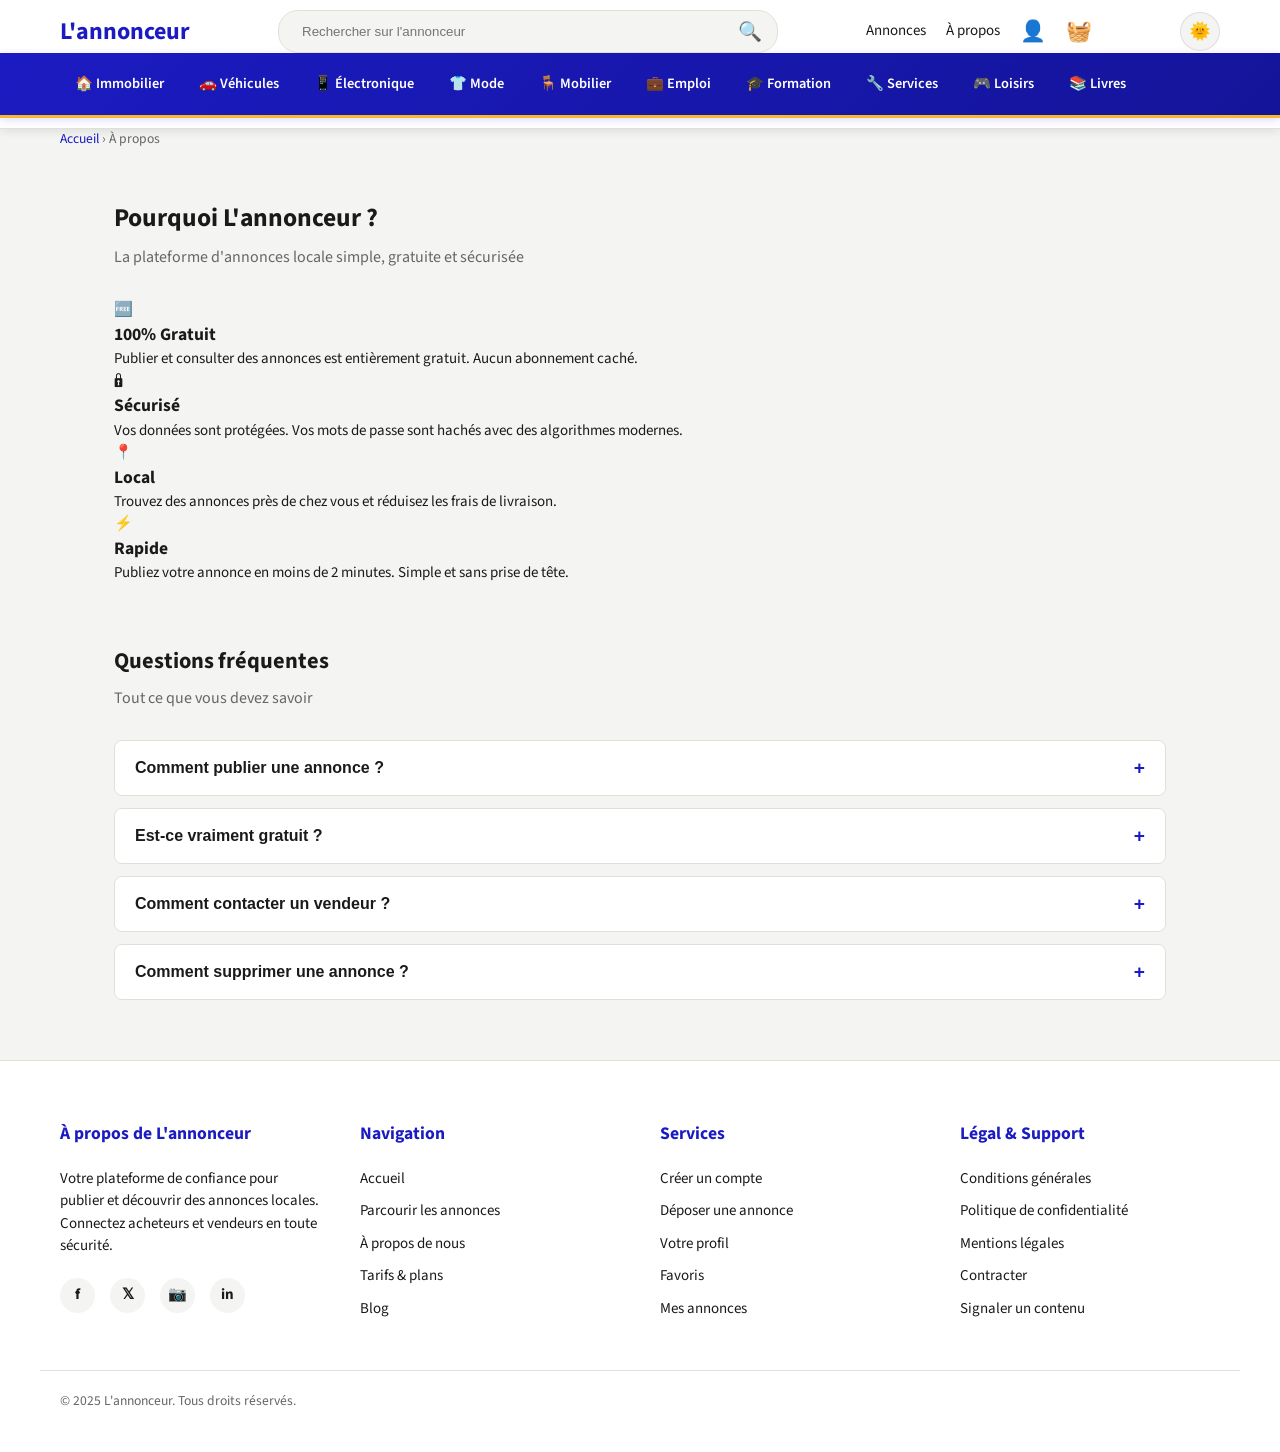
<file: pages/apropos.html>
<!doctype html>
<html lang="fr">
  <head>
    <meta charset="UTF-8" />
    <meta name="viewport" content="width=device-width, initial-scale=1.0" />
    <title>À propos — L'annonceur</title>
    <!-- Favicon -->
    <link rel="icon" href="../images/favicon.ico" />
    <!-- Polices -->
    <link rel="preconnect" href="https://fonts.googleapis.com" />
    <link
      href="https://fonts.googleapis.com/css2?family=Source+Sans+3:wght@400;600;700&display=swap"
      rel="stylesheet"
    />
    <!-- Style principal -->
    <link rel="stylesheet" href="../css/index.css" />
  </head>
  <body>
    <!-- HEADER DU SITE -->
    <header>
      <div class="header-container">
        <!-- LOGO DU SITE -->
        <div class="logo">
          <a href="../index.html"><strong>L'annonceur</strong></a>
        </div>

        <!-- BARRE DE RECHERCHE GLOBALE -->
        <div class="search-bar">
          <input
            type="text"
            placeholder="Rechercher sur l'annonceur"
            id="header-search-input"
          />
          <button class="search-btn" id="header-search-btn">🔍</button>
        </div>

        <!-- NAVIGATION PRINCIPALE -->
        <nav>
          <a href="produits.html">Annonces</a>
          <a href="apropos.html">À propos</a>
          <!-- Lien vers le profil ou la connexion -->
          <a
            href="login.html"
            id="profile-link-btn"
            aria-label="Mon profil"
            class="profile-link"
            >👤</a
          >
          <!-- Lien vers le panier/favoris -->
          <a href="panier.html" aria-label="Mon panier" class="basket-btn"
            >🧺</a
          >
        </nav>

        <!-- BOUTON DE CHANGEMENT DE THÈME (Clair/Sombre) -->
        <button id="theme-toggle" class="theme-btn">
          <span class="theme-icon">🌞</span>
        </button>
      </div>

      <!-- BARRE DE CATÉGORIES -->
      <div class="categories-bar">
        <div class="categories-container">
          <a href="produits.html?cat=immobilier" class="cat-link"
            >🏠 Immobilier</a
          >
          <a href="produits.html?cat=vehicules" class="cat-link"
            >🚗 Véhicules</a
          >
          <a href="produits.html?cat=electronique" class="cat-link"
            >📱 Électronique</a
          >
          <a href="produits.html?cat=vetements" class="cat-link">👕 Mode</a>
          <a href="produits.html?cat=mobilier" class="cat-link">🪑 Mobilier</a>
          <a href="produits.html?cat=emploi" class="cat-link">💼 Emploi</a>
          <a href="produits.html?cat=formation" class="cat-link"
            >🎓 Formation</a
          >
          <a href="produits.html?cat=services" class="cat-link">🔧 Services</a>
          <a href="produits.html?cat=loisirs" class="cat-link">🎮 Loisirs</a>
          <a href="produits.html?cat=livres" class="cat-link">📚 Livres</a>
        </div>
      </div>
    </header>

    <!-- Fil d'Ariane pour la navigation -->
    <div class="breadcrumb">
      <div class="breadcrumb-inner">
        <a href="../index.html">Accueil</a>
        <span>›</span>
        <span>À propos</span>
      </div>
    </div>

    <main>
      <div style="max-width: 1100px; margin: 40px auto; padding: 0 24px">
        <!-- Section : Pourquoi nous choisir ? -->
        <section class="features">
          <h2 style="font-size: 1.6rem; font-weight: 700; margin-bottom: 8px">
            Pourquoi L'annonceur ?
          </h2>
          <p class="section-intro">
            La plateforme d'annonces locale simple, gratuite et sécurisée
          </p>

          <div class="features-grid">
            <div class="feature-card">
              <div class="feature-icon">🆓</div>
              <h3>100% Gratuit</h3>
              <p>
                Publier et consulter des annonces est entièrement gratuit. Aucun
                abonnement caché.
              </p>
            </div>
            <div class="feature-card">
              <div class="feature-icon">🔒</div>
              <h3>Sécurisé</h3>
              <p>
                Vos données sont protégées. Vos mots de passe sont hachés avec
                des algorithmes modernes.
              </p>
            </div>
            <div class="feature-card">
              <div class="feature-icon">📍</div>
              <h3>Local</h3>
              <p>
                Trouvez des annonces près de chez vous et réduisez les frais de
                livraison.
              </p>
            </div>
            <div class="feature-card">
              <div class="feature-icon">⚡</div>
              <h3>Rapide</h3>
              <p>
                Publiez votre annonce en moins de 2 minutes. Simple et sans
                prise de tête.
              </p>
            </div>
          </div>
        </section>

        <!-- Section : Foire Aux Questions (FAQ) -->
        <section class="faq-section">
          <h2 style="font-size: 1.4rem; font-weight: 700; margin-bottom: 8px">
            Questions fréquentes
          </h2>
          <p class="section-intro">Tout ce que vous devez savoir</p>

          <div class="faq-container">
            <!-- Chaque bloc faq-item est géré par le script FAQ (scripts.js) -->
            <div class="faq-item">
              <button class="faq-question">
                <span>Comment publier une annonce ?</span>
                <span class="faq-icon">+</span>
              </button>
              <div class="faq-answer">
                <p>
                  Créez un compte gratuit, connectez-vous, puis rendez-vous dans
                  votre tableau de bord pour déposer votre première annonce.
                  Renseignez le titre, la description, le prix, la catégorie et
                  ajoutez une photo.
                </p>
              </div>
            </div>

            <div class="faq-item">
              <button class="faq-question">
                <span>Est-ce vraiment gratuit ?</span>
                <span class="faq-icon">+</span>
              </button>
              <div class="faq-answer">
                <p>
                  Oui, entièrement. La publication et la consultation d'annonces
                  sont gratuites et illimitées pour tous les particuliers.
                </p>
              </div>
            </div>

            <div class="faq-item">
              <button class="faq-question">
                <span>Comment contacter un vendeur ?</span>
                <span class="faq-icon">+</span>
              </button>
              <div class="faq-answer">
                <p>
                  Cliquez sur une annonce pour voir les détails, puis utilisez
                  les informations de contact fournies par le vendeur.
                </p>
              </div>
            </div>

            <div class="faq-item">
              <button class="faq-question">
                <span>Comment supprimer une annonce ?</span>
                <span class="faq-icon">+</span>
              </button>
              <div class="faq-answer">
                <p>
                  Depuis votre tableau de bord ("Mes annonces"), cliquez sur le
                  bouton "Supprimer" de l'annonce que vous souhaitez retirer.
                </p>
              </div>
            </div>
          </div>
        </section>
      </div>
    </main>

    <!-- FOOTER DU SITE -->
    <footer>
      <div class="footer-container">
        <!-- SECTION À PROPOS -->
        <div class="footer-section footer-about">
          <h3>À propos de L'annonceur</h3>
          <p>
            Votre plateforme de confiance pour publier et découvrir des annonces
            locales. Connectez acheteurs et vendeurs en toute sécurité.
          </p>
          <div class="footer-socials">
            <a href="#" class="social-link" title="Facebook">f</a>
            <a href="#" class="social-link" title="Twitter">𝕏</a>
            <a href="#" class="social-link" title="Instagram">📷</a>
            <a href="#" class="social-link" title="LinkedIn">in</a>
          </div>
        </div>

        <!-- SECTION NAVIGATION -->
        <div class="footer-section">
          <h3>Navigation</h3>
          <ul>
            <li><a href="../index.html">Accueil</a></li>
            <li><a href="produits.html">Parcourir les annonces</a></li>
            <li><a href="apropos.html">À propos de nous</a></li>
            <li><a href="#">Tarifs & plans</a></li>
            <li><a href="#">Blog</a></li>
          </ul>
        </div>

        <!-- SECTION SERVICES -->
        <div class="footer-section">
          <h3>Services</h3>
          <ul>
            <li><a href="signup.html">Créer un compte</a></li>
            <li><a href="dashboard.html">Déposer une annonce</a></li>
            <li><a href="login.html">Votre profil</a></li>
            <li><a href="#">Favoris</a></li>
            <li><a href="dashboard.html">Mes annonces</a></li>
          </ul>
        </div>

        <!-- SECTION LÉGAL & SUPPORT -->
        <div class="footer-section">
          <h3>Légal & Support</h3>
          <ul>
            <li><a href="#">Conditions générales</a></li>
            <li><a href="#">Politique de confidentialité</a></li>
            <li><a href="#">Mentions légales</a></li>
            <li><a href="#">Contracter</a></li>
            <li><a href="#">Signaler un contenu</a></li>
          </ul>
        </div>
      </div>

      <!-- SECTION BASSE : COPYRIGHT -->
      <div class="footer-bottom">
        <p>&copy; 2025 L'annonceur. Tous droits réservés.</p>
      </div>
    </footer>

    <!-- Scripts -->
    <script src="../js/scripts.js"></script>
    <script>
      /**
       * Logique d'accordéon pour la FAQ
       * Permet d'ouvrir et fermer les réponses au clic sur les questions.
       */
      document.addEventListener("DOMContentLoaded", function () {
        var questions = document.querySelectorAll(".faq-question");
        questions.forEach(function (btn) {
          btn.addEventListener("click", function () {
            var item = this.parentElement;
            // Toggle de la classe 'active' pour afficher/masquer la réponse
            item.classList.toggle("active");
            // Mise à jour de l'icône (+ ou -)
            var icon = this.querySelector(".faq-icon");
            icon.textContent = item.classList.contains("active") ? "-" : "+";
          });
        });
      });
    </script>
  </body>
</html>
</file>
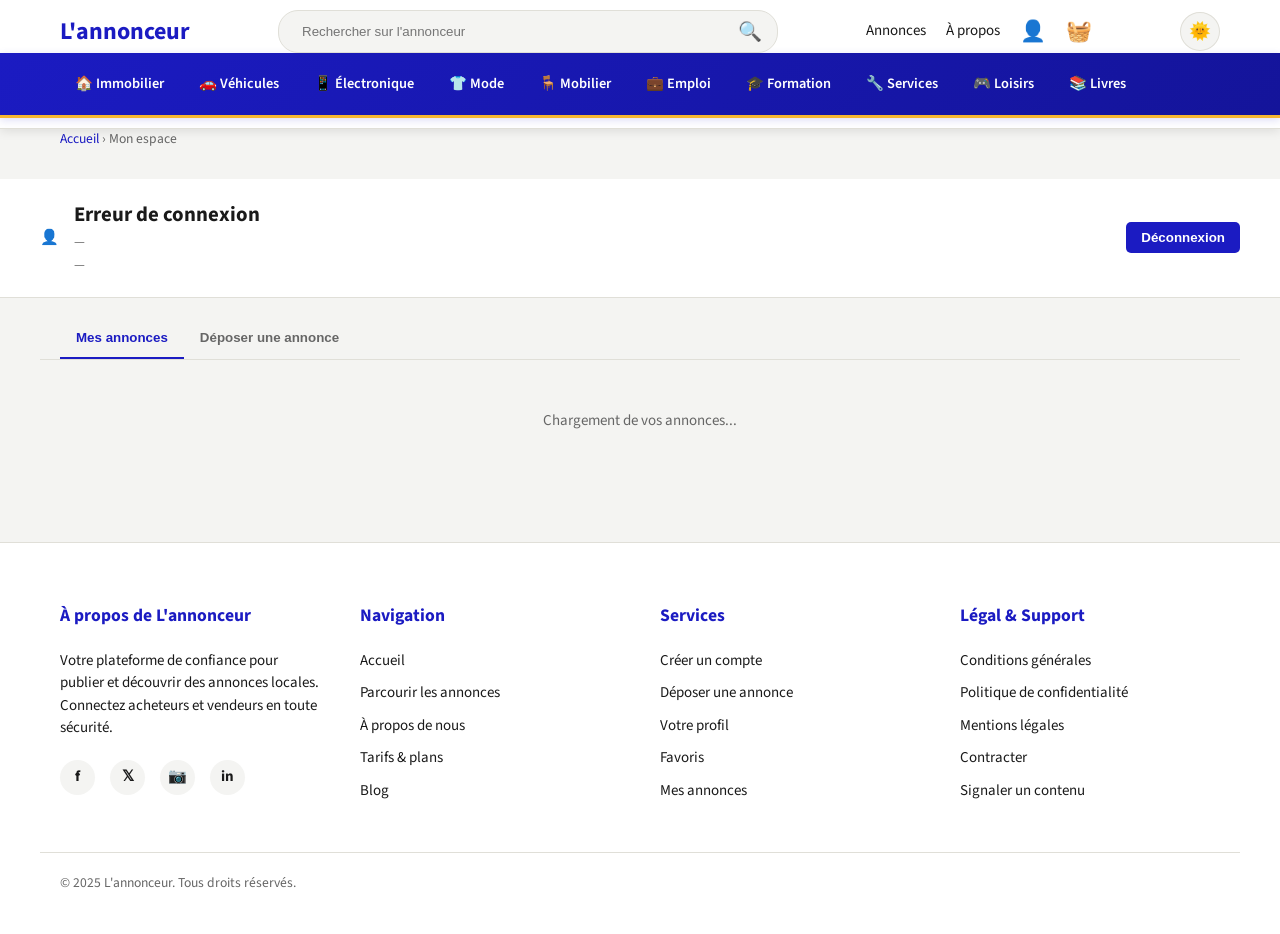
<file: pages/dashboard.html>
<!doctype html>
<html lang="fr">
  <head>
    <meta charset="UTF-8" />
    <meta name="viewport" content="width=device-width, initial-scale=1.0" />
    <title>Mon espace — L'annonceur</title>
    <!-- Favicon -->
    <link rel="icon" href="../images/favicon.ico" />
    <!-- Polices -->
    <link rel="preconnect" href="https://fonts.googleapis.com" />
    <link
      href="https://fonts.googleapis.com/css2?family=Source+Sans+3:wght@400;600;700&display=swap"
      rel="stylesheet"
    />
    <!-- Style principal -->
    <link rel="stylesheet" href="../css/index.css" />
  </head>
  <body>
    <!-- HEADER DU SITE -->
    <header>
      <div class="header-container">
        <!-- LOGO DU SITE -->
        <div class="logo">
          <a href="../index.html"><strong>L'annonceur</strong></a>
        </div>

        <!-- BARRE DE RECHERCHE GLOBALE -->
        <div class="search-bar">
          <input
            type="text"
            placeholder="Rechercher sur l'annonceur"
            id="header-search-input"
          />
          <button class="search-btn" id="header-search-btn">🔍</button>
        </div>

        <!-- NAVIGATION PRINCIPALE -->
        <nav>
          <a href="produits.html">Annonces</a>
          <a href="apropos.html">À propos</a>
          <!-- Lien vers le profil ou la connexion -->
          <a
            href="login.html"
            id="profile-link-btn"
            aria-label="Mon profil"
            class="profile-link"
            >👤</a
          >
          <!-- Lien vers le panier/favoris -->
          <a href="panier.html" aria-label="Mon panier" class="basket-btn"
            >🧺</a
          >
        </nav>

        <!-- BOUTON DE CHANGEMENT DE THÈME (Clair/Sombre) -->
        <button id="theme-toggle" class="theme-btn">
          <span class="theme-icon">🌞</span>
        </button>
      </div>

      <!-- BARRE DE CATÉGORIES -->
      <div class="categories-bar">
        <div class="categories-container">
          <a href="produits.html?cat=immobilier" class="cat-link"
            >🏠 Immobilier</a
          >
          <a href="produits.html?cat=vehicules" class="cat-link"
            >🚗 Véhicules</a
          >
          <a href="produits.html?cat=electronique" class="cat-link"
            >📱 Électronique</a
          >
          <a href="produits.html?cat=vetements" class="cat-link">👕 Mode</a>
          <a href="produits.html?cat=mobilier" class="cat-link">🪑 Mobilier</a>
          <a href="produits.html?cat=emploi" class="cat-link">💼 Emploi</a>
          <a href="produits.html?cat=formation" class="cat-link"
            >🎓 Formation</a
          >
          <a href="produits.html?cat=services" class="cat-link">🔧 Services</a>
          <a href="produits.html?cat=loisirs" class="cat-link">🎮 Loisirs</a>
          <a href="produits.html?cat=livres" class="cat-link">📚 Livres</a>
        </div>
      </div>
    </header>

    <!-- Fil d'Ariane -->
    <div class="breadcrumb">
      <div class="breadcrumb-inner">
        <a href="../index.html">Accueil</a>
        <span>›</span>
        <span>Mon espace</span>
      </div>
    </div>

    <main>
      <!-- En-tête du tableau de bord avec les infos utilisateur -->
      <div class="dashboard-header">
        <div class="user-profile">
          <div class="profile-avatar">👤</div>
          <div class="profile-info">
            <h1 id="user-pseudo">Chargement...</h1>
            <p id="user-email">—</p>
            <p class="join-date" id="join-date">—</p>
          </div>
          <!-- Bouton de déconnexion -->
          <button
            class="btn-logout"
            id="logout-btn"
            style="
              margin-left: auto;
              background: var(--blue);
              color: white;
              border: none;
              padding: 8px 15px;
              border-radius: 5px;
              cursor: pointer;
            "
          >
            Déconnexion
          </button>
        </div>
      </div>

      <!-- Système d'onglets pour naviguer entre la liste et la création -->
      <div class="dashboard-tabs">
        <button class="tab-btn active" data-tab="mes-annonces">
          Mes annonces
        </button>
        <button class="tab-btn" data-tab="creer-annonce">
          Déposer une annonce
        </button>
      </div>

      <div class="dashboard-content">
        <!-- Onglet 1 : Liste des annonces de l'utilisateur -->
        <div id="mes-annonces" class="tab-content active">
          <div class="annonces-container" id="annonces-list">
            <p class="empty-message">Chargement de vos annonces...</p>
          </div>
        </div>

        <!-- Onglet 2 : Formulaire de création d'annonce -->
        <div id="creer-annonce" class="tab-content">
          <div class="create-form-container">
            <h2 id="form-title">Déposer une nouvelle annonce</h2>
            <form
              id="form-create-annonce"
              class="create-form"
              enctype="multipart/form-data"
            >
              <!-- Input caché pour l'ID annonce (modification) -->
              <input type="hidden" id="annonce_id" name="annonce_id" value="" />
              <div class="form-group">
                <label for="titre">Titre de l'annonce *</label>
                <input
                  type="text"
                  id="titre"
                  name="titre"
                  required
                  placeholder="Ex : iPhone 13 Pro — excellent état"
                  maxlength="255"
                />
              </div>
              <div class="form-group">
                <label for="description">Description *</label>
                <textarea
                  id="description"
                  name="description"
                  required
                  placeholder="Décrivez votre article en détail..."
                  rows="5"
                  maxlength="1000"
                ></textarea>
              </div>
              <div class="form-row">
                <div class="form-group">
                  <label for="prix">Prix (€) *</label>
                  <input
                    type="number"
                    id="prix"
                    name="prix"
                    required
                    placeholder="0"
                    min="0"
                    step="0.01"
                  />
                </div>
                <div class="form-group">
                  <label for="categorie">Catégorie *</label>
                  <select id="categorie" name="categorie" required>
                    <option value="">— Sélectionner —</option>
                    <option value="immobilier">🏠 Immobilier</option>
                    <option value="vehicules">🚗 Véhicules</option>
                    <option value="electronique">📱 Électronique</option>
                    <option value="vetements">👕 Vêtements</option>
                    <option value="mobilier">🪑 Mobilier</option>
                    <option value="loisirs">🎮 Loisirs</option>
                    <option value="emploi">💼 Emploi</option>
                    <option value="autre">📦 Autre</option>
                  </select>
                </div>
              </div>
              <div class="form-group">
                <label for="contact">Téléphone de contact *</label>
                <input
                  type="tel"
                  id="contact"
                  name="contact"
                  required
                  placeholder="0601020304"
                  pattern="[0-9]{10}"
                />
                <small class="form-help"
                  >Format : 10 chiffres (ex: 0601020304)</small
                >
              </div>
              <div class="form-group">
                <label>Photo de l'article *</label>
                <div class="file-input-wrapper">
                  <input
                    type="file"
                    id="image"
                    name="image"
                    required
                    accept="image/*"
                  />
                  <label for="image" class="file-label"
                    >Cliquez pour sélectionner une image</label
                  >
                </div>
                <small class="form-help"
                  >Formats acceptés : JPG, PNG, GIF — Max 5 Mo</small
                >
                <div id="image-preview" class="image-preview"></div>
              </div>
              <button
                type="submit"
                class="btn-primary btn-submit"
                id="submit-btn"
                style="width: 100%"
              >
                Déposer l'annonce
              </button>
              <button
                type="button"
                id="cancel-btn"
                class="btn-secondary"
                style="width: 100%; display: none; margin-top: 8px"
              >
                Annuler
              </button>
              <div id="create-message" class="form-message"></div>
            </form>
          </div>
        </div>
      </div>
    </main>

    <!-- FOOTER DU SITE -->
    <footer>
      <div class="footer-container">
        <!-- SECTION À PROPOS -->
        <div class="footer-section footer-about">
          <h3>À propos de L'annonceur</h3>
          <p>
            Votre plateforme de confiance pour publier et découvrir des annonces
            locales. Connectez acheteurs et vendeurs en toute sécurité.
          </p>
          <div class="footer-socials">
            <a href="#" class="social-link" title="Facebook">f</a>
            <a href="#" class="social-link" title="Twitter">𝕏</a>
            <a href="#" class="social-link" title="Instagram">📷</a>
            <a href="#" class="social-link" title="LinkedIn">in</a>
          </div>
        </div>

        <!-- SECTION NAVIGATION -->
        <div class="footer-section">
          <h3>Navigation</h3>
          <ul>
            <li><a href="../index.html">Accueil</a></li>
            <li><a href="produits.html">Parcourir les annonces</a></li>
            <li><a href="apropos.html">À propos de nous</a></li>
            <li><a href="#">Tarifs & plans</a></li>
            <li><a href="#">Blog</a></li>
          </ul>
        </div>

        <!-- SECTION SERVICES -->
        <div class="footer-section">
          <h3>Services</h3>
          <ul>
            <li><a href="signup.html">Créer un compte</a></li>
            <li><a href="dashboard.html">Déposer une annonce</a></li>
            <li><a href="login.html">Votre profil</a></li>
            <li><a href="#">Favoris</a></li>
            <li><a href="dashboard.html">Mes annonces</a></li>
          </ul>
        </div>

        <!-- SECTION LÉGAL & SUPPORT -->
        <div class="footer-section">
          <h3>Légal & Support</h3>
          <ul>
            <li><a href="#">Conditions générales</a></li>
            <li><a href="#">Politique de confidentialité</a></li>
            <li><a href="#">Mentions légales</a></li>
            <li><a href="#">Contracter</a></li>
            <li><a href="#">Signaler un contenu</a></li>
          </ul>
        </div>
      </div>

      <!-- SECTION BASSE : COPYRIGHT -->
      <div class="footer-bottom">
        <p>&copy; 2025 L'annonceur. Tous droits réservés.</p>
      </div>
    </footer>

    <!-- Scripts globaux -->
    <script src="../js/scripts.js"></script>

    <script>
      /**
       * GESTION DU TABLEAU DE BORD (DASHBOARD)
       * Ce script gère la session, l'affichage des annonces et la création de nouvelles offres.
       */

      // --- GESTION DES ONGLETS ---
      function switchTab(name) {
        document.querySelectorAll(".tab-content").forEach(function (el) {
          el.classList.remove("active");
        });
        document.querySelectorAll(".tab-btn").forEach(function (el) {
          el.classList.remove("active");
        });

        var targetTab = document.getElementById(name);
        var targetBtn = document.querySelector('[data-tab="' + name + '"]');

        if (targetTab) targetTab.classList.add("active");
        if (targetBtn) targetBtn.classList.add("active");
      }

      document.querySelectorAll(".tab-btn").forEach(function (btn) {
        btn.addEventListener("click", function () {
          switchTab(btn.dataset.tab);
        });
      });

      // --- GESTION DE LA SESSION UTILISATEUR ---
      function checkSession() {
        // Appel à l'API pour vérifier si l'utilisateur est connecté
        fetch("../php/api/check_session.php")
          .then(function (r) {
            return r.json();
          })
          .then(function (json) {
            if (!json.connected) {
              // Redirection vers la page de connexion si non connecté
              window.location.href = "login.html";
              return;
            }
            // Affichage des informations de l'utilisateur
            document.getElementById("user-pseudo").textContent =
              json.pseudo || "Utilisateur";
            document.getElementById("user-email").textContent =
              json.email || "";
            document.getElementById("join-date").textContent =
              "Membre depuis le " + (json.date || "2026");

            // Une fois connecté, on charge ses annonces
            loadAnnonces();
          })
          .catch(function (err) {
            console.error("Erreur session:", err);
            document.getElementById("user-pseudo").textContent =
              "Erreur de connexion";
          });
      }

      // --- CHARGEMENT DES ANNONCES DE L'UTILISATEUR ---
      function loadAnnonces() {
        fetch("../php/api/mes_annonces.php")
          .then(function (r) {
            return r.json();
          })
          .then(function (annonces) {
            var container = document.getElementById("annonces-list");

            if (!annonces || annonces.length === 0) {
              container.innerHTML =
                '<p class="empty-message">Vous n\'avez pas encore publié d\'annonce. <a href="#" class="create-link" onclick="switchTab(\'creer-annonce\');return false;">Créer ma première annonce</a></p>';
              return;
            }

            container.innerHTML = annonces
              .map(function (a) {
                var img = a.image_url
                  ? '<img src="../uploads/' +
                    a.image_url +
                    '" alt="' +
                    a.titre +
                    '" class="annonce-image">'
                  : '<div class="annonce-image" style="background:#e8e8e4;display:flex;align-items:center;justify-content:center;font-size:2rem">📦</div>';

                return (
                  '<div class="annonce-card">' +
                  img +
                  '<div class="annonce-info">' +
                  "<h3>" +
                  a.titre +
                  "</h3>" +
                  '<div class="price">' +
                  parseFloat(a.prix).toLocaleString("fr-FR") +
                  " €</div>" +
                  '<span class="category">' +
                  (a.categorie || "Divers") +
                  "</span>" +
                  '<p class="desc">' +
                  (a.description
                    ? a.description.substring(0, 80) + "..."
                    : "") +
                  "</p>" +
                  '<div class="annonce-actions">' +
                  '<button class="btn-edit" data-id="' +
                  a.id +
                  '" style="flex:1; padding:8px; background:var(--blue); color:white; border:none; border-radius:4px; cursor:pointer; margin-right:4px;">Modifier</button>' +
                  '<button class="btn-delete" data-id="' +
                  a.id +
                  '" style="flex:1; padding:8px; background:#fff; color:var(--danger); border:1px solid var(--danger); border-radius:4px; cursor:pointer;">Supprimer</button>' +
                  "</div>" +
                  "</div>" +
                  "</div>"
                );
              })
              .join("");

            // Ajout des événements sur les boutons de suppression
            document.querySelectorAll(".btn-delete").forEach(function (btn) {
              btn.addEventListener("click", function () {
                deleteAnnonce(btn.dataset.id);
              });
            });

            // Ajout des événements sur les boutons de modification
            document.querySelectorAll(".btn-edit").forEach(function (btn) {
              btn.addEventListener("click", function () {
                editAnnonce(btn.dataset.id);
              });
            });
          })
          .catch(function (err) {
            console.error("Erreur chargement annonces:", err);
          });
      }

      // --- MODIFICATION D'UNE ANNONCE ---
      function editAnnonce(id) {
        // Chercher l'annonce dans les annonces chargées
        fetch("../php/api/mes_annonces.php")
          .then(function (r) {
            return r.json();
          })
          .then(function (annonces) {
            var annonce = annonces.find(function (a) {
              return a.id == id;
            });

            if (!annonce) {
              alert("Annonce non trouvée");
              return;
            }

            // Peupler le formulaire avec les données de l'annonce
            document.getElementById("annonce_id").value = annonce.id;
            document.getElementById("titre").value = annonce.titre;
            document.getElementById("description").value = annonce.description;
            document.getElementById("prix").value = annonce.prix;
            document.getElementById("categorie").value = annonce.categorie;
            document.getElementById("contact").value = annonce.contact;

            // Afficher l'aperçu de l'image existante
            if (annonce.image_url) {
              document.getElementById("image-preview").innerHTML =
                '<img src="../uploads/' +
                annonce.image_url +
                '" alt="Aperçu" style="max-width:100%; max-height:200px; border-radius:8px; margin-top:10px; border:1px solid var(--border);">';
            }

            // Modifier l'UI du formulaire pour le mode édition
            document.getElementById("form-title").textContent =
              "Modifier l'annonce";
            document.getElementById("submit-btn").textContent =
              "Enregistrer les modifications";
            document.getElementById("cancel-btn").style.display = "block";

            // Rendre le champ image optionnel en édition
            document.getElementById("image").required = false;

            // Changer la description du label de l'image
            document.querySelector(".file-label").textContent =
              "Cliquez pour changer l'image (optionnel)";

            // Scroller vers le formulaire
            document
              .getElementById("creer-annonce")
              .scrollIntoView({ behavior: "smooth" });

            // Afficher l'onglet
            switchTab("creer-annonce");
          })
          .catch(function (err) {
            console.error("Erreur chargement annonce:", err);
            alert("Erreur lors du chargement de l'annonce");
          });
      }

      // --- ANNULATION DE LA MODIFICATION ---
      document
        .getElementById("cancel-btn")
        .addEventListener("click", function () {
          // Réinitialiser le formulaire
          document.getElementById("form-create-annonce").reset();
          document.getElementById("annonce_id").value = "";
          document.getElementById("image-preview").innerHTML = "";
          document.querySelector(".file-label").textContent =
            "Cliquez pour sélectionner une image";

          // Restaurer l'UI du formulaire
          document.getElementById("form-title").textContent =
            "Déposer une nouvelle annonce";
          document.getElementById("submit-btn").textContent =
            "Déposer l'annonce";
          document.getElementById("cancel-btn").style.display = "none";

          // Rendre le champ image obligatoire
          document.getElementById("image").required = true;

          // Revenir à la liste des annonces
          switchTab("mes-annonces");
        });

      // --- SUPPRESSION D'UNE ANNONCE ---
      function deleteAnnonce(id) {
        if (
          !confirm(
            "Êtes-vous sûr de vouloir supprimer cette annonce ? Cette action est irréversible.",
          )
        )
          return;

        fetch("../php/api/supprimer_annonce.php", {
          method: "POST",
          headers: { "Content-Type": "application/json" },
          body: JSON.stringify({ id: id }),
        })
          .then(function (r) {
            return r.json();
          })
          .then(function (json) {
            if (json.succes) {
              loadAnnonces(); // Recharger la liste
            } else {
              alert(
                "Erreur : " +
                  (json.erreur || "Impossible de supprimer l'annonce"),
              );
            }
          });
      }

      // --- PRÉVISUALISATION DE L'IMAGE ---
      document.getElementById("image").addEventListener("change", function (e) {
        var file = e.target.files[0];
        if (!file) return;

        var reader = new FileReader();
        reader.onload = function (ev) {
          document.getElementById("image-preview").innerHTML =
            '<img src="' +
            ev.target.result +
            '" alt="Aperçu" style="max-width:100%; max-height:200px; border-radius:8px; margin-top:10px; border:1px solid var(--border);">';
          document.querySelector(".file-label").textContent =
            "Fichier sélectionné : " + file.name;
        };
        reader.readAsDataURL(file);
      });

      // --- SOUMISSION DU FORMULAIRE DE CRÉATION/MODIFICATION ---
      document
        .getElementById("form-create-annonce")
        .addEventListener("submit", function (e) {
          e.preventDefault();
          var msg = document.getElementById("create-message");
          var annonce_id = document.getElementById("annonce_id").value;

          // Déterminer si c'est une création ou une modification
          var isEdit = annonce_id !== "";
          var apiUrl = isEdit
            ? "../php/api/modifier_annonce.php"
            : "../php/api/creer_annonce.php";

          msg.textContent = isEdit
            ? "Modification de votre annonce en cours..."
            : "Publication de votre annonce en cours...";
          msg.className = "form-message info";

          var formData = new FormData(this);

          fetch(apiUrl, {
            method: "POST",
            body: formData,
          })
            .then(function (r) {
              return r.json();
            })
            .then(function (json) {
              if (json.succes) {
                msg.textContent = isEdit
                  ? "✓ Votre annonce a été modifiée avec succès !"
                  : "✓ Votre annonce a été publiée avec succès !";
                msg.className = "form-message success";

                // Réinitialisation et retour à la liste après un délai
                setTimeout(function () {
                  document.getElementById("form-create-annonce").reset();
                  document.getElementById("annonce_id").value = "";
                  document.getElementById("image-preview").innerHTML = "";
                  document.querySelector(".file-label").textContent =
                    "Cliquez pour sélectionner une image";

                  // Restaurer l'UI du formulaire
                  document.getElementById("form-title").textContent =
                    "Déposer une nouvelle annonce";
                  document.getElementById("submit-btn").textContent =
                    "Déposer l'annonce";
                  document.getElementById("cancel-btn").style.display = "none";
                  document.getElementById("image").required = true;

                  loadAnnonces();
                  switchTab("mes-annonces");
                  msg.textContent = "";
                  msg.className = "form-message";
                }, 2000);
              } else {
                msg.textContent =
                  "Erreur : " +
                  (json.erreur ||
                    "Une erreur est survenue lors de l'opération");
                msg.className = "form-message error";
              }
            })
            .catch(function (err) {
              msg.textContent = "Erreur réseau : " + err.message;
              msg.className = "form-message error";
            });
        });

      // --- GESTION DE LA DÉCONNEXION ---
      document
        .getElementById("logout-btn")
        .addEventListener("click", function () {
          fetch("../php/api/logout.php")
            .then(function () {
              localStorage.removeItem("isLoggedIn");
              window.location.href = "../index.html";
            })
            .catch(function () {
              localStorage.removeItem("isLoggedIn");
              window.location.href = "../index.html";
            });
        });

      // Lancement de la vérification au chargement
      checkSession();
    </script>
  </body>
</html>
</file>
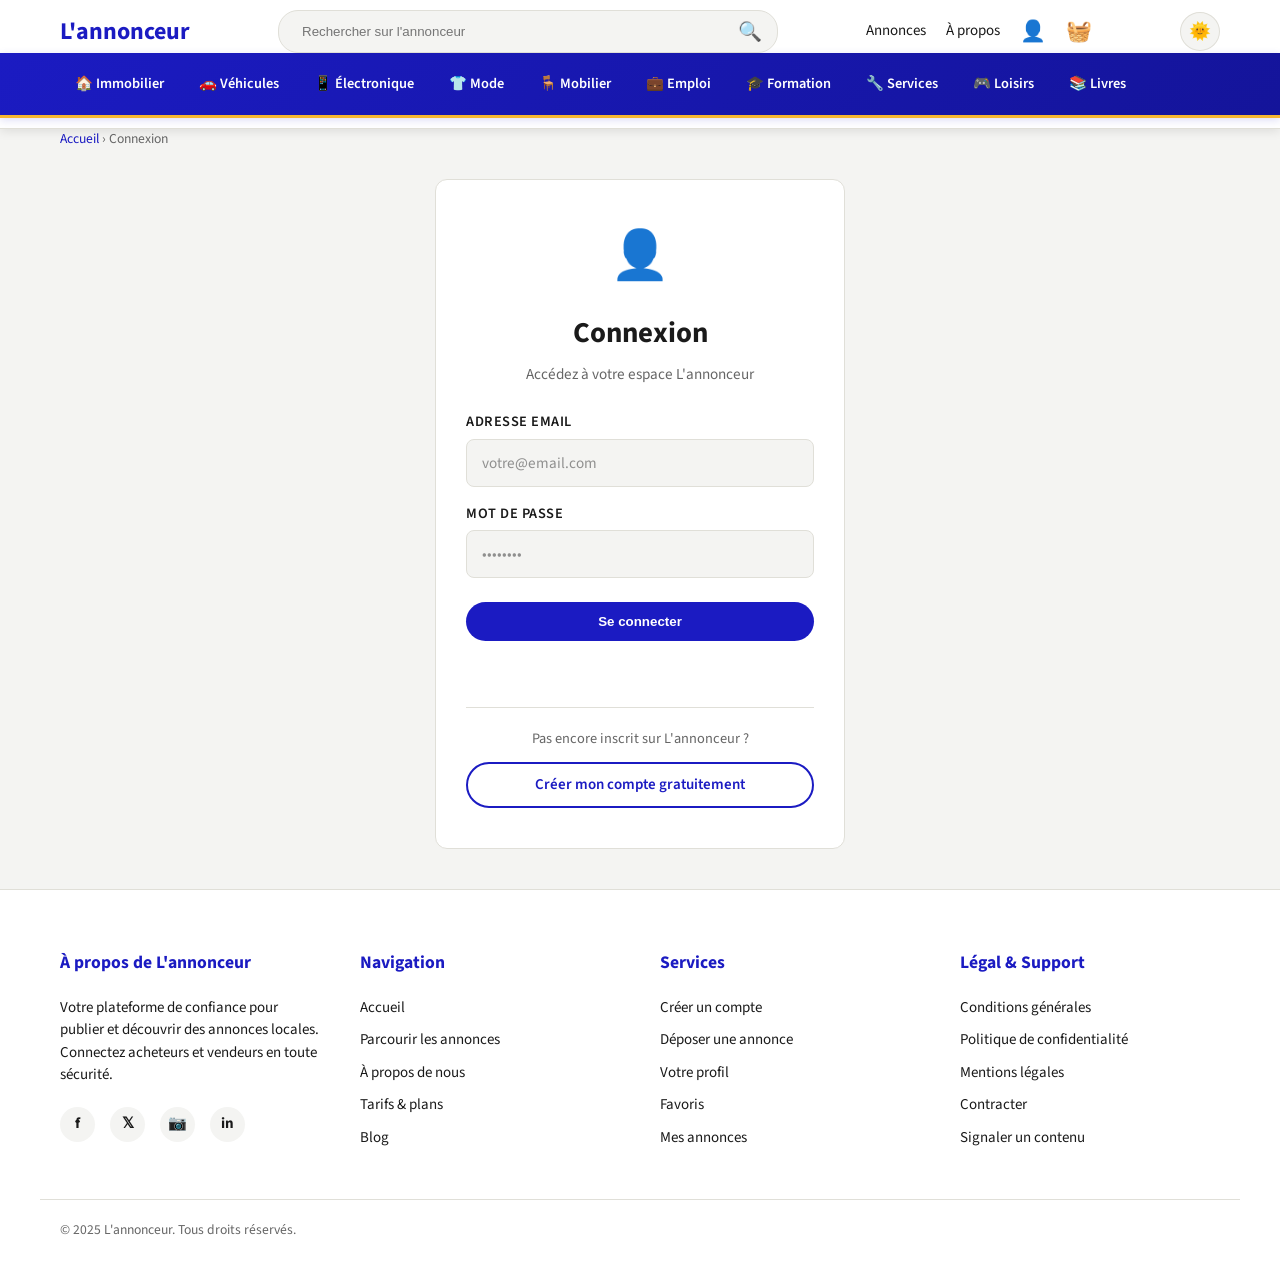
<file: pages/login.html>
<!doctype html>
<html lang="fr">
  <head>
    <meta charset="UTF-8" />
    <meta name="viewport" content="width=device-width, initial-scale=1.0" />
    <title>Connexion — L'annonceur</title>
    <!-- Favicon -->
    <link rel="icon" href="../images/favicon.ico" />
    <!-- Polices -->
    <link rel="preconnect" href="https://fonts.googleapis.com" />
    <link
      href="https://fonts.googleapis.com/css2?family=Source+Sans+3:wght@400;600;700&display=swap"
      rel="stylesheet"
    />
    <!-- Style principal -->
    <link rel="stylesheet" href="../css/index.css" />
  </head>
  <body>
    <!-- HEADER DU SITE -->
    <header>
      <div class="header-container">
        <!-- LOGO DU SITE -->
        <div class="logo">
          <a href="../index.html"><strong>L'annonceur</strong></a>
        </div>

        <!-- BARRE DE RECHERCHE GLOBALE -->
        <div class="search-bar">
          <input
            type="text"
            placeholder="Rechercher sur l'annonceur"
            id="header-search-input"
          />
          <button class="search-btn" id="header-search-btn">🔍</button>
        </div>

        <!-- NAVIGATION PRINCIPALE -->
        <nav>
          <a href="produits.html">Annonces</a>
          <a href="apropos.html">À propos</a>
          <!-- Lien vers le profil ou la connexion -->
          <a
            href="login.html"
            id="profile-link-btn"
            aria-label="Mon profil"
            class="profile-link"
            >👤</a
          >
          <!-- Lien vers le panier/favoris -->
          <a href="panier.html" aria-label="Mon panier" class="basket-btn"
            >🧺</a
          >
        </nav>

        <!-- BOUTON DE CHANGEMENT DE THÈME (Clair/Sombre) -->
        <button id="theme-toggle" class="theme-btn">
          <span class="theme-icon">🌞</span>
        </button>
      </div>

      <!-- BARRE DE CATÉGORIES -->
      <div class="categories-bar">
        <div class="categories-container">
          <a href="produits.html?cat=immobilier" class="cat-link"
            >🏠 Immobilier</a
          >
          <a href="produits.html?cat=vehicules" class="cat-link"
            >🚗 Véhicules</a
          >
          <a href="produits.html?cat=electronique" class="cat-link"
            >📱 Électronique</a
          >
          <a href="produits.html?cat=vetements" class="cat-link">👕 Mode</a>
          <a href="produits.html?cat=mobilier" class="cat-link">🪑 Mobilier</a>
          <a href="produits.html?cat=emploi" class="cat-link">💼 Emploi</a>
          <a href="produits.html?cat=formation" class="cat-link"
            >🎓 Formation</a
          >
          <a href="produits.html?cat=services" class="cat-link">🔧 Services</a>
          <a href="produits.html?cat=loisirs" class="cat-link">🎮 Loisirs</a>
          <a href="produits.html?cat=livres" class="cat-link">📚 Livres</a>
        </div>
      </div>
    </header>

    <!-- Fil d'Ariane -->
    <div class="breadcrumb">
      <div class="breadcrumb-inner">
        <a href="../index.html">Accueil</a>
        <span>›</span>
        <span>Connexion</span>
      </div>
    </div>

    <main>
      <!-- Conteneur d'authentification -->
      <div class="auth-container">
        <div class="auth-box">
          <div class="auth-icon">👤</div>
          <h2>Connexion</h2>
          <p class="auth-subtitle">Accédez à votre espace L'annonceur</p>

          <!-- Formulaire de connexion : l'ID 'form-login' est utilisé par scripts.js -->
          <form id="form-login" class="auth-form">
            <div class="form-group">
              <label for="email">Adresse Email</label>
              <input
                type="email"
                id="email"
                name="email"
                placeholder="votre@email.com"
                required
              />
            </div>
            <div class="form-group">
              <label for="mot_de_passe">Mot de passe</label>
              <input
                type="password"
                id="mot_de_passe"
                name="mot_de_passe"
                placeholder="••••••••"
                required
              />
            </div>
            <!-- Bouton de soumission -->
            <button
              type="submit"
              class="btn-primary"
              style="margin-top: 8px; width: 100%"
            >
              Se connecter
            </button>
            <!-- Zone de message pour les erreurs ou le succès -->
            <div id="form-login-message" class="form-message"></div>
          </form>

          <!-- Lien vers l'inscription -->
          <div class="auth-links">
            <p>Pas encore inscrit sur L'annonceur ?</p>
            <a
              href="signup.html"
              class="btn-secondary"
              style="display: block; width: 100%"
              >Créer mon compte gratuitement</a
            >
          </div>
        </div>
      </div>
    </main>

    <!-- FOOTER DU SITE -->
    <footer>
      <div class="footer-container">
        <!-- SECTION À PROPOS -->
        <div class="footer-section footer-about">
          <h3>À propos de L'annonceur</h3>
          <p>
            Votre plateforme de confiance pour publier et découvrir des annonces
            locales. Connectez acheteurs et vendeurs en toute sécurité.
          </p>
          <div class="footer-socials">
            <a href="#" class="social-link" title="Facebook">f</a>
            <a href="#" class="social-link" title="Twitter">𝕏</a>
            <a href="#" class="social-link" title="Instagram">📷</a>
            <a href="#" class="social-link" title="LinkedIn">in</a>
          </div>
        </div>

        <!-- SECTION NAVIGATION -->
        <div class="footer-section">
          <h3>Navigation</h3>
          <ul>
            <li><a href="../index.html">Accueil</a></li>
            <li><a href="produits.html">Parcourir les annonces</a></li>
            <li><a href="apropos.html">À propos de nous</a></li>
            <li><a href="#">Tarifs & plans</a></li>
            <li><a href="#">Blog</a></li>
          </ul>
        </div>

        <!-- SECTION SERVICES -->
        <div class="footer-section">
          <h3>Services</h3>
          <ul>
            <li><a href="signup.html">Créer un compte</a></li>
            <li><a href="dashboard.html">Déposer une annonce</a></li>
            <li><a href="login.html">Votre profil</a></li>
            <li><a href="#">Favoris</a></li>
            <li><a href="dashboard.html">Mes annonces</a></li>
          </ul>
        </div>

        <!-- SECTION LÉGAL & SUPPORT -->
        <div class="footer-section">
          <h3>Légal & Support</h3>
          <ul>
            <li><a href="#">Conditions générales</a></li>
            <li><a href="#">Politique de confidentialité</a></li>
            <li><a href="#">Mentions légales</a></li>
            <li><a href="#">Contracter</a></li>
            <li><a href="#">Signaler un contenu</a></li>
          </ul>
        </div>
      </div>

      <!-- SECTION BASSE : COPYRIGHT -->
      <div class="footer-bottom">
        <p>&copy; 2025 L'annonceur. Tous droits réservés.</p>
      </div>
    </footer>

    <!-- Scripts globaux (gère l'envoi du formulaire via AJAX) -->
    <script src="../js/scripts.js"></script>
  </body>
</html>
</file>
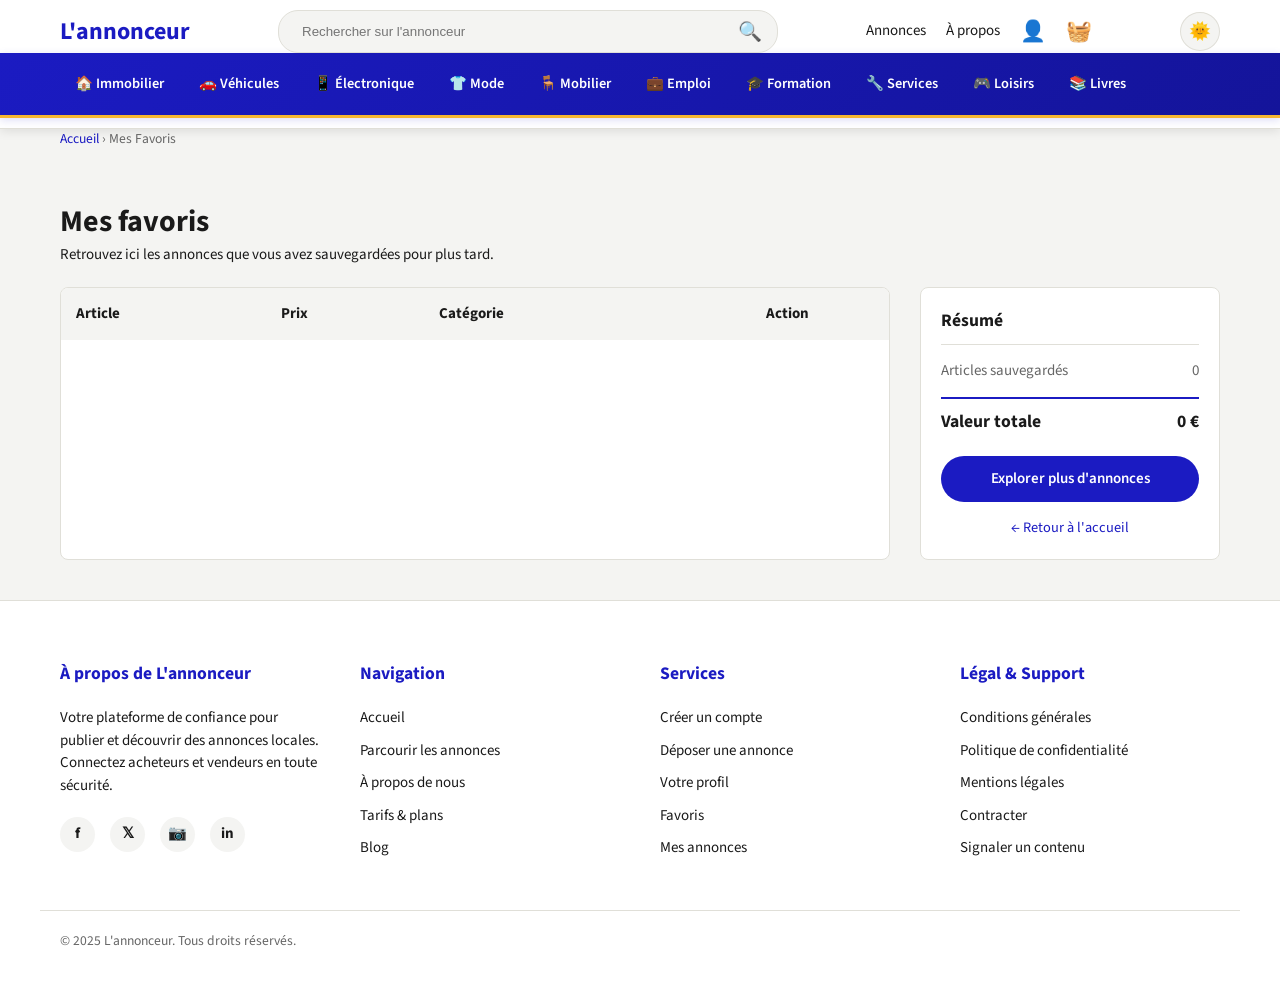
<file: pages/panier.html>
<!doctype html>
<html lang="fr">
  <head>
    <meta charset="UTF-8" />
    <meta name="viewport" content="width=device-width, initial-scale=1.0" />
    <title>Mes Favoris — L'annonceur</title>
    <!-- Favicon -->
    <link rel="icon" href="../images/favicon.ico" />
    <!-- Polices -->
    <link rel="preconnect" href="https://fonts.googleapis.com" />
    <link
      href="https://fonts.googleapis.com/css2?family=Source+Sans+3:wght@400;600;700&display=swap"
      rel="stylesheet"
    />
    <!-- Style principal -->
    <link rel="stylesheet" href="../css/index.css" />
  </head>
  <body>
    <!-- HEADER DU SITE -->
    <header>
      <div class="header-container">
        <!-- LOGO DU SITE -->
        <div class="logo">
          <a href="../index.html"><strong>L'annonceur</strong></a>
        </div>

        <!-- BARRE DE RECHERCHE GLOBALE -->
        <div class="search-bar">
          <input
            type="text"
            placeholder="Rechercher sur l'annonceur"
            id="header-search-input"
          />
          <button class="search-btn" id="header-search-btn">🔍</button>
        </div>

        <!-- NAVIGATION PRINCIPALE -->
        <nav>
          <a href="produits.html">Annonces</a>
          <a href="apropos.html">À propos</a>
          <!-- Lien vers le profil ou la connexion -->
          <a
            href="login.html"
            id="profile-link-btn"
            aria-label="Mon profil"
            class="profile-link"
            >👤</a
          >
          <!-- Lien vers le panier/favoris -->
          <a href="panier.html" aria-label="Mon panier" class="basket-btn"
            >🧺</a
          >
        </nav>

        <!-- BOUTON DE CHANGEMENT DE THÈME (Clair/Sombre) -->
        <button id="theme-toggle" class="theme-btn">
          <span class="theme-icon">🌞</span>
        </button>
      </div>

      <!-- BARRE DE CATÉGORIES -->
      <div class="categories-bar">
        <div class="categories-container">
          <a href="produits.html?cat=immobilier" class="cat-link"
            >🏠 Immobilier</a
          >
          <a href="produits.html?cat=vehicules" class="cat-link"
            >🚗 Véhicules</a
          >
          <a href="produits.html?cat=electronique" class="cat-link"
            >📱 Électronique</a
          >
          <a href="produits.html?cat=vetements" class="cat-link">👕 Mode</a>
          <a href="produits.html?cat=mobilier" class="cat-link">🪑 Mobilier</a>
          <a href="produits.html?cat=emploi" class="cat-link">💼 Emploi</a>
          <a href="produits.html?cat=formation" class="cat-link"
            >🎓 Formation</a
          >
          <a href="produits.html?cat=services" class="cat-link">🔧 Services</a>
          <a href="produits.html?cat=loisirs" class="cat-link">🎮 Loisirs</a>
          <a href="produits.html?cat=livres" class="cat-link">📚 Livres</a>
        </div>
      </div>
    </header>

    <!-- Fil d'Ariane -->
    <div class="breadcrumb">
      <div class="breadcrumb-inner">
        <a href="../index.html">Accueil</a>
        <span>›</span>
        <span>Mes Favoris</span>
      </div>
    </div>

    <main>
      <!-- En-tête de la section -->
      <div class="section-header">
        <div
          class="section-header-inner"
          style="max-width: 1200px; margin: 0 auto; padding: 20px"
        >
          <h1>Mes favoris</h1>
          <p>
            Retrouvez ici les annonces que vous avez sauvegardées pour plus
            tard.
          </p>
        </div>
      </div>

      <!-- Conteneur des favoris -->
      <div
        class="cart-container"
        style="
          max-width: 1200px;
          margin: 0 auto;
          padding: 0 20px;
          display: grid;
          grid-template-columns: 1fr 300px;
          gap: 30px;
        "
      >
        <!-- Liste des articles en favoris -->
        <div
          class="cart-items"
          style="
            background: var(--white);
            border: 1px solid var(--border);
            border-radius: 8px;
            overflow: hidden;
          "
        >
          <table
            class="cart-table"
            style="width: 100%; border-collapse: collapse"
          >
            <thead style="background: var(--bg)">
              <tr>
                <th style="padding: 15px; text-align: left">Article</th>
                <th style="padding: 15px; text-align: left">Prix</th>
                <th style="padding: 15px; text-align: left">Catégorie</th>
                <th style="padding: 15px; text-align: center">Action</th>
              </tr>
            </thead>
            <tbody id="favorites-list">
              <!-- Articles chargés dynamiquement -->
            </tbody>
          </table>
        </div>

        <!-- Résumé et actions -->
        <aside
          class="cart-sidebar"
          style="
            background: var(--white);
            border: 1px solid var(--border);
            border-radius: 8px;
            padding: 20px;
            align-self: start;
            position: sticky;
            top: 100px;
          "
        >
          <div class="cart-summary">
            <h3
              style="
                margin-bottom: 15px;
                border-bottom: 1px solid var(--border);
                padding-bottom: 10px;
              "
            >
              Résumé
            </h3>
            <div
              class="summary-row"
              style="
                display: flex;
                justify-content: space-between;
                margin-bottom: 10px;
                color: var(--muted);
              "
            >
              <span>Articles sauvegardés</span>
              <span id="fav-count">0</span>
            </div>
            <div
              class="summary-total"
              style="
                display: flex;
                justify-content: space-between;
                font-weight: 700;
                font-size: 1.1rem;
                margin-top: 15px;
                border-top: 2px solid var(--blue);
                padding-top: 10px;
              "
            >
              <span>Valeur totale</span>
              <span id="total-price">0 €</span>
            </div>

            <!-- Boutons d'action -->
            <a
              href="produits.html"
              class="btn-primary"
              style="
                display: block;
                width: 100%;
                margin-top: 20px;
                text-align: center;
              "
              >Explorer plus d'annonces</a
            >
            <a
              href="../index.html"
              class="btn-continue-shopping"
              style="
                display: block;
                text-align: center;
                margin-top: 15px;
                font-size: 0.9rem;
                color: var(--blue);
              "
              >← Retour à l'accueil</a
            >
          </div>
        </aside>
      </div>
    </main>

    <!-- FOOTER DU SITE -->
    <footer>
      <div class="footer-container">
        <!-- SECTION À PROPOS -->
        <div class="footer-section footer-about">
          <h3>À propos de L'annonceur</h3>
          <p>
            Votre plateforme de confiance pour publier et découvrir des annonces
            locales. Connectez acheteurs et vendeurs en toute sécurité.
          </p>
          <div class="footer-socials">
            <a href="#" class="social-link" title="Facebook">f</a>
            <a href="#" class="social-link" title="Twitter">𝕏</a>
            <a href="#" class="social-link" title="Instagram">📷</a>
            <a href="#" class="social-link" title="LinkedIn">in</a>
          </div>
        </div>

        <!-- SECTION NAVIGATION -->
        <div class="footer-section">
          <h3>Navigation</h3>
          <ul>
            <li><a href="../index.html">Accueil</a></li>
            <li><a href="produits.html">Parcourir les annonces</a></li>
            <li><a href="apropos.html">À propos de nous</a></li>
            <li><a href="#">Tarifs & plans</a></li>
            <li><a href="#">Blog</a></li>
          </ul>
        </div>

        <!-- SECTION SERVICES -->
        <div class="footer-section">
          <h3>Services</h3>
          <ul>
            <li><a href="signup.html">Créer un compte</a></li>
            <li><a href="dashboard.html">Déposer une annonce</a></li>
            <li><a href="login.html">Votre profil</a></li>
            <li><a href="#">Favoris</a></li>
            <li><a href="dashboard.html">Mes annonces</a></li>
          </ul>
        </div>

        <!-- SECTION LÉGAL & SUPPORT -->
        <div class="footer-section">
          <h3>Légal & Support</h3>
          <ul>
            <li><a href="#">Conditions générales</a></li>
            <li><a href="#">Politique de confidentialité</a></li>
            <li><a href="#">Mentions légales</a></li>
            <li><a href="#">Contracter</a></li>
            <li><a href="#">Signaler un contenu</a></li>
          </ul>
        </div>
      </div>

      <!-- SECTION BASSE : COPYRIGHT -->
      <div class="footer-bottom">
        <p>&copy; 2025 L'annonceur. Tous droits réservés.</p>
      </div>
    </footer>

    <!-- Scripts -->
    <script src="../js/scripts.js"></script>
    <script>
      /**
       * GESTION DU PANIER (FAVORIS/WISHLIST)
       * Charge les articles du panier et permet de les retirer
       */
      document.addEventListener("DOMContentLoaded", function () {
        loadPanier();
      });

      function loadPanier() {
        fetch("../php/api/get_panier.php")
          .then(function (r) {
            return r.json();
          })
          .then(function (articles) {
            var container = document.getElementById("favorites-list");

            if (!articles || articles.length === 0) {
              container.innerHTML =
                '<tr><td colspan="4" style="padding: 40px; text-align: center; color: var(--muted);">Votre liste de favoris est vide. <a href="produits.html" style="color: var(--blue); font-weight: 600;">Découvrir les annonces</a></td></tr>';
              updatePrice([]);
              return;
            }

            // Construire les lignes du tableau
            container.innerHTML = articles
              .map(function (article) {
                return (
                  '<tr style="border-bottom: 1px solid var(--border)">' +
                  '<td class="item-name" style="padding: 15px; display: flex; align-items: center; gap: 10px;">' +
                  '<span class="item-emoji" style="font-size: 1.5rem">' +
                  getEmoji(article.categorie) +
                  "</span>" +
                  "<strong>" +
                  article.titre +
                  "</strong>" +
                  "</td>" +
                  '<td style="padding: 15px">' +
                  parseFloat(article.prix).toLocaleString("fr-FR") +
                  " €</td>" +
                  '<td style="padding: 15px">' +
                  (article.categorie || "Divers") +
                  "</td>" +
                  '<td style="padding: 15px; text-align: center;">' +
                  '<button class="btn-remove" data-id="' +
                  article.id +
                  '" style="background: none; border: none; color: var(--danger); cursor: pointer; font-size: 1.2rem;">✕</button>' +
                  "</td>" +
                  "</tr>"
                );
              })
              .join("");

            // Ajouter les événements sur les boutons de suppression
            document.querySelectorAll(".btn-remove").forEach(function (btn) {
              btn.addEventListener("click", function () {
                removeFromPanier(btn.dataset.id, articles);
              });
            });

            updatePrice(articles);
          })
          .catch(function (err) {
            console.error("Erreur chargement panier:", err);
          });
      }

      function removeFromPanier(productId, articles) {
        if (
          !confirm(
            "Êtes-vous sûr de vouloir retirer cet article de vos favoris ?",
          )
        )
          return;

        fetch("../php/api/supprimer_panier.php", {
          method: "POST",
          headers: { "Content-Type": "application/json" },
          body: JSON.stringify({ produit_id: productId }),
        })
          .then(function (r) {
            return r.json();
          })
          .then(function (json) {
            if (json.succes) {
              loadPanier(); // Recharger la liste
            } else {
              alert("Erreur : " + (json.erreur || "Impossible de supprimer"));
            }
          });
      }

      function updatePrice(articles) {
        var total = articles.reduce(function (sum, article) {
          return sum + parseFloat(article.prix || 0);
        }, 0);

        document.getElementById("fav-count").textContent = articles.length;
        document.getElementById("total-price").textContent =
          total.toLocaleString("fr-FR") + " €";
      }

      function getEmoji(categorie) {
        var emojis = {
          immobilier: "🏠",
          vehicules: "🚗",
          electronique: "📱",
          vetements: "👕",
          mobilier: "🪑",
          loisirs: "🎮",
          emploi: "💼",
          formation: "🎓",
          services: "🔧",
          livres: "📚",
        };
        return emojis[categorie] || "📦";
      }
    </script>
  </body>
</html>
</file>
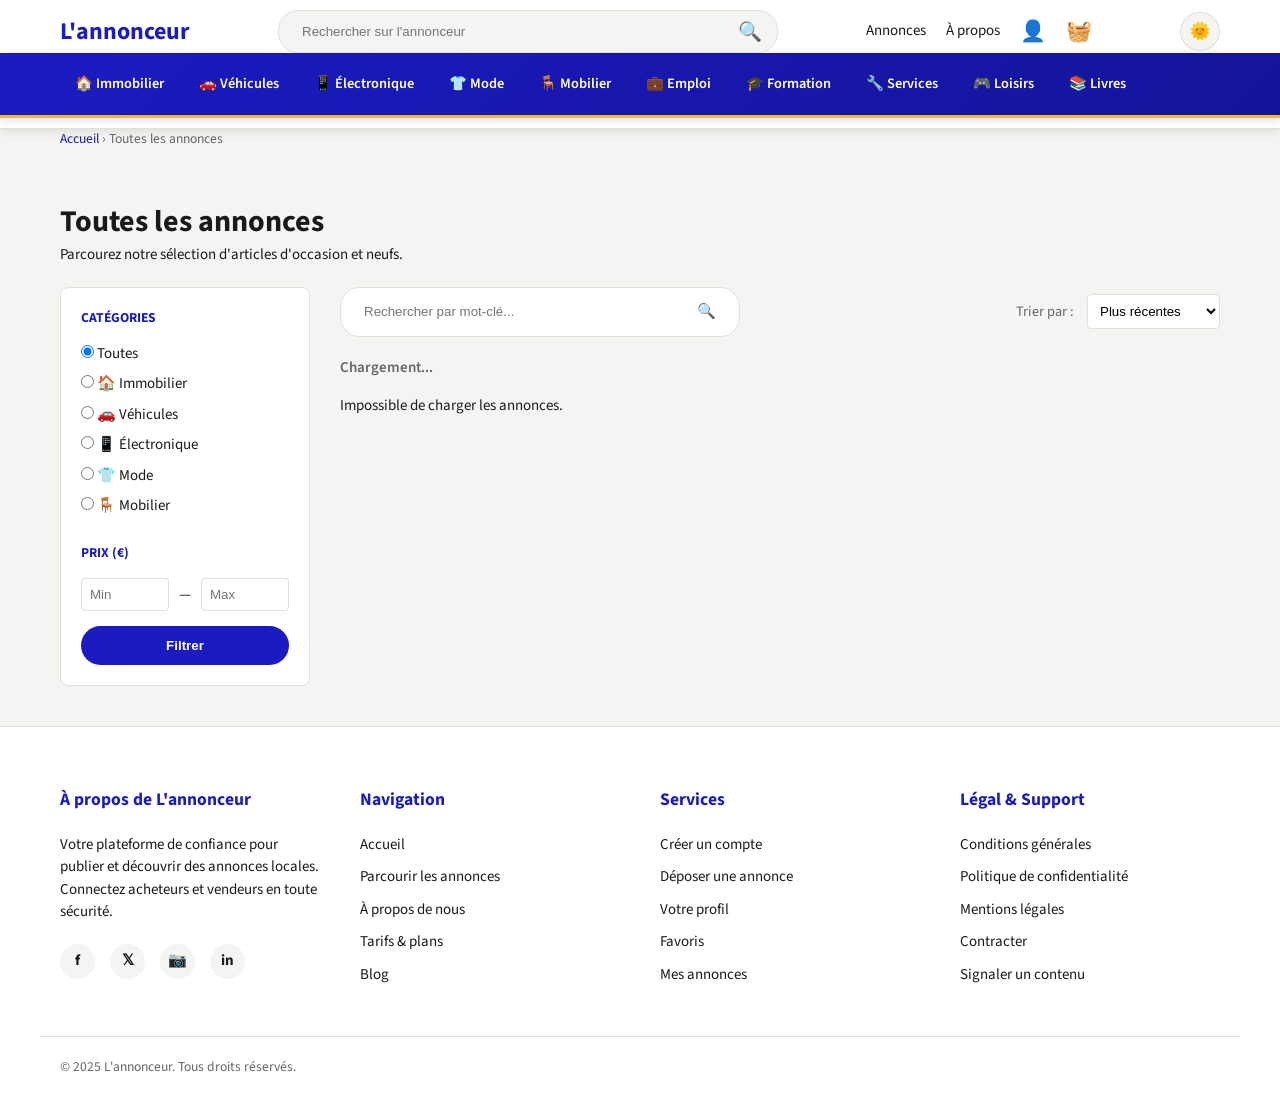
<file: pages/produits.html>
<!doctype html>
<html lang="fr">
  <head>
    <meta charset="UTF-8" />
    <meta name="viewport" content="width=device-width, initial-scale=1.0" />
    <title>Annonces — L'annonceur</title>
    <!-- Favicon -->
    <link rel="icon" href="../images/favicon.ico" />
    <!-- Polices -->
    <link rel="preconnect" href="https://fonts.googleapis.com" />
    <link
      href="https://fonts.googleapis.com/css2?family=Source+Sans+3:wght@400;600;700&display=swap"
      rel="stylesheet"
    />
    <!-- Style principal -->
    <link rel="stylesheet" href="../css/index.css" />
  </head>
  <body>
    <!-- HEADER DU SITE -->
    <header>
      <div class="header-container">
        <!-- LOGO DU SITE -->
        <div class="logo">
          <a href="../index.html"><strong>L'annonceur</strong></a>
        </div>

        <!-- BARRE DE RECHERCHE GLOBALE -->
        <div class="search-bar">
          <input
            type="text"
            placeholder="Rechercher sur l'annonceur"
            id="header-search-input"
          />
          <button class="search-btn" id="header-search-btn">🔍</button>
        </div>

        <!-- NAVIGATION PRINCIPALE -->
        <nav>
          <a href="produits.html">Annonces</a>
          <a href="apropos.html">À propos</a>
          <!-- Lien vers le profil ou la connexion -->
          <a
            href="login.html"
            id="profile-link-btn"
            aria-label="Mon profil"
            class="profile-link"
            >👤</a
          >
          <!-- Lien vers le panier/favoris -->
          <a href="panier.html" aria-label="Mon panier" class="basket-btn"
            >🧺</a
          >
        </nav>

        <!-- BOUTON DE CHANGEMENT DE THÈME (Clair/Sombre) -->
        <button id="theme-toggle" class="theme-btn">
          <span class="theme-icon">🌞</span>
        </button>
      </div>

      <!-- BARRE DE CATÉGORIES -->
      <div class="categories-bar">
        <div class="categories-container">
          <a href="produits.html?cat=immobilier" class="cat-link"
            >🏠 Immobilier</a
          >
          <a href="produits.html?cat=vehicules" class="cat-link"
            >🚗 Véhicules</a
          >
          <a href="produits.html?cat=electronique" class="cat-link"
            >📱 Électronique</a
          >
          <a href="produits.html?cat=vetements" class="cat-link">👕 Mode</a>
          <a href="produits.html?cat=mobilier" class="cat-link">🪑 Mobilier</a>
          <a href="produits.html?cat=emploi" class="cat-link">💼 Emploi</a>
          <a href="produits.html?cat=formation" class="cat-link"
            >🎓 Formation</a
          >
          <a href="produits.html?cat=services" class="cat-link">🔧 Services</a>
          <a href="produits.html?cat=loisirs" class="cat-link">🎮 Loisirs</a>
          <a href="produits.html?cat=livres" class="cat-link">📚 Livres</a>
        </div>
      </div>
    </header>

    <!-- Fil d'Ariane -->
    <div class="breadcrumb">
      <div class="breadcrumb-inner">
        <a href="../index.html">Accueil</a>
        <span>›</span>
        <span id="breadcrumb-cat">Toutes les annonces</span>
      </div>
    </div>

    <main>
      <!-- En-tête de la page catalogue -->
      <div class="section-header">
        <div
          class="section-header-inner"
          style="max-width: 1200px; margin: 0 auto; padding: 20px"
        >
          <h1 id="page-title">Toutes les annonces</h1>
          <p id="page-subtitle">
            Parcourez notre sélection d'articles d'occasion et neufs.
          </p>
        </div>
      </div>

      <!-- Mise en page principale : Filtres à gauche, Grille à droite -->
      <div
        class="products-layout"
        style="
          max-width: 1200px;
          margin: 0 auto;
          padding: 0 20px;
          display: grid;
          grid-template-columns: 250px 1fr;
          gap: 30px;
        "
      >
        <!-- BARRE LATÉRALE DE FILTRES -->
        <aside
          class="filters-sidebar"
          style="
            background: var(--white);
            border: 1px solid var(--border);
            border-radius: 8px;
            padding: 20px;
            align-self: start;
            position: sticky;
            top: 100px;
          "
        >
          <div class="filter-block" style="margin-bottom: 25px">
            <div
              class="filter-title"
              style="
                font-weight: 700;
                margin-bottom: 15px;
                color: var(--blue);
                text-transform: uppercase;
                font-size: 0.85rem;
              "
            >
              Catégories
            </div>
            <!-- Sélecteur de catégorie par boutons radio -->
            <label
              class="filter-item"
              style="display: block; margin-bottom: 8px; cursor: pointer"
              ><input type="radio" name="cat-radio" value="" checked />
              Toutes</label
            >
            <label
              class="filter-item"
              style="display: block; margin-bottom: 8px; cursor: pointer"
              ><input type="radio" name="cat-radio" value="immobilier" /> 🏠
              Immobilier</label
            >
            <label
              class="filter-item"
              style="display: block; margin-bottom: 8px; cursor: pointer"
              ><input type="radio" name="cat-radio" value="vehicules" /> 🚗
              Véhicules</label
            >
            <label
              class="filter-item"
              style="display: block; margin-bottom: 8px; cursor: pointer"
              ><input type="radio" name="cat-radio" value="electronique" /> 📱
              Électronique</label
            >
            <label
              class="filter-item"
              style="display: block; margin-bottom: 8px; cursor: pointer"
              ><input type="radio" name="cat-radio" value="vetements" /> 👕
              Mode</label
            >
            <label
              class="filter-item"
              style="display: block; margin-bottom: 8px; cursor: pointer"
              ><input type="radio" name="cat-radio" value="mobilier" /> 🪑
              Mobilier</label
            >
          </div>

          <div class="filter-block">
            <div
              class="filter-title"
              style="
                font-weight: 700;
                margin-bottom: 15px;
                color: var(--blue);
                text-transform: uppercase;
                font-size: 0.85rem;
              "
            >
              Prix (€)
            </div>
            <div
              class="filter-price-row"
              style="display: flex; align-items: center; gap: 10px"
            >
              <input
                type="number"
                id="prix-min"
                placeholder="Min"
                min="0"
                style="
                  width: 100%;
                  padding: 8px;
                  border: 1px solid var(--border);
                  border-radius: 4px;
                "
              />
              <span>—</span>
              <input
                type="number"
                id="prix-max"
                placeholder="Max"
                min="0"
                style="
                  width: 100%;
                  padding: 8px;
                  border: 1px solid var(--border);
                  border-radius: 4px;
                "
              />
            </div>
            <button
              class="btn-primary"
              onclick="applyFilters()"
              style="width: 100%; margin-top: 15px"
            >
              Filtrer
            </button>
          </div>
        </aside>

        <!-- ZONE PRINCIPALE : BARRE D'OUTILS ET GRILLE -->
        <div class="products-main">
          <!-- Barre d'outils (Recherche et Tri) -->
          <div
            class="products-toolbar"
            style="
              display: flex;
              justify-content: space-between;
              align-items: center;
              margin-bottom: 20px;
              flex-wrap: wrap;
              gap: 15px;
            "
          >
            <div
              class="search-wrap"
              style="
                flex: 1;
                max-width: 400px;
                display: flex;
                background: var(--white);
                border: 1px solid var(--border);
                border-radius: 20px;
                padding: 5px 15px;
              "
            >
              <input
                type="text"
                id="search-input"
                placeholder="Rechercher par mot-clé..."
                style="
                  flex: 1;
                  border: none;
                  outline: none;
                  background: transparent;
                  padding: 8px;
                "
              />
              <span style="padding: 8px">🔍</span>
            </div>

            <div class="products-sort">
              <label
                for="sort-select"
                style="font-size: 0.9rem; color: var(--muted)"
                >Trier par :</label
              >
              <select
                id="sort-select"
                style="
                  padding: 8px;
                  border: 1px solid var(--border);
                  border-radius: 4px;
                  background: var(--white);
                  margin-left: 10px;
                "
              >
                <option value="date">Plus récentes</option>
                <option value="prix-asc">Prix croissant</option>
                <option value="prix-desc">Prix décroissant</option>
              </select>
            </div>
          </div>

          <!-- Compteur de résultats -->
          <div
            class="products-count"
            id="products-count"
            style="margin-bottom: 15px; font-weight: 600; color: var(--muted)"
          >
            Chargement...
          </div>

          <!-- Grille des annonces -->
          <div
            class="products-grid"
            id="products-grid"
            style="
              display: grid;
              grid-template-columns: repeat(auto-fill, minmax(250px, 1fr));
              gap: 20px;
            "
          >
            <div class="loading-message">
              Chargement des annonces en cours...
            </div>
          </div>
        </div>
      </div>
    </main>

    <!-- FOOTER DU SITE -->
    <footer>
      <div class="footer-container">
        <!-- SECTION À PROPOS -->
        <div class="footer-section footer-about">
          <h3>À propos de L'annonceur</h3>
          <p>
            Votre plateforme de confiance pour publier et découvrir des annonces
            locales. Connectez acheteurs et vendeurs en toute sécurité.
          </p>
          <div class="footer-socials">
            <a href="#" class="social-link" title="Facebook">f</a>
            <a href="#" class="social-link" title="Twitter">𝕏</a>
            <a href="#" class="social-link" title="Instagram">📷</a>
            <a href="#" class="social-link" title="LinkedIn">in</a>
          </div>
        </div>

        <!-- SECTION NAVIGATION -->
        <div class="footer-section">
          <h3>Navigation</h3>
          <ul>
            <li><a href="../index.html">Accueil</a></li>
            <li><a href="produits.html">Parcourir les annonces</a></li>
            <li><a href="apropos.html">À propos de nous</a></li>
            <li><a href="#">Tarifs & plans</a></li>
            <li><a href="#">Blog</a></li>
          </ul>
        </div>

        <!-- SECTION SERVICES -->
        <div class="footer-section">
          <h3>Services</h3>
          <ul>
            <li><a href="signup.html">Créer un compte</a></li>
            <li><a href="dashboard.html">Déposer une annonce</a></li>
            <li><a href="login.html">Votre profil</a></li>
            <li><a href="#">Favoris</a></li>
            <li><a href="dashboard.html">Mes annonces</a></li>
          </ul>
        </div>

        <!-- SECTION LÉGAL & SUPPORT -->
        <div class="footer-section">
          <h3>Légal & Support</h3>
          <ul>
            <li><a href="#">Conditions générales</a></li>
            <li><a href="#">Politique de confidentialité</a></li>
            <li><a href="#">Mentions légales</a></li>
            <li><a href="#">Contracter</a></li>
            <li><a href="#">Signaler un contenu</a></li>
          </ul>
        </div>
      </div>

      <!-- SECTION BASSE : COPYRIGHT -->
      <div class="footer-bottom">
        <p>&copy; 2025 L'annonceur. Tous droits réservés.</p>
      </div>
    </footer>

    <!-- Scripts -->
    <script src="../js/scripts.js"></script>

    <script>
      /**
       * GESTION DU CATALOGUE DE PRODUITS
       * Ce script gère le chargement dynamique, la recherche et le filtrage des annonces.
       */
      var currentAnnonces = []; // Stockage local des données reçues de l'API

      // Récupération des paramètres de l'URL (catégorie, recherche)
      function getUrlParams() {
        var params = new URLSearchParams(window.location.search);
        return {
          cat: params.get("cat") || "",
          q: params.get("q") || "",
        };
      }

      /**
       * Chargement des annonces depuis l'API PHP
       */
      function loadAnnonces() {
        var params = getUrlParams();
        var apiUrl = "../php/api/get_annonces.php?page=1";

        // Ajout de la catégorie si présente dans l'URL
        if (params.cat) apiUrl += "&cat=" + encodeURIComponent(params.cat);

        fetch(apiUrl)
          .then(function (res) {
            return res.json();
          })
          .then(function (data) {
            currentAnnonces = data.annonces || [];

            // Mise à jour de l'interface
            updateUI(params);

            // Filtrage initial si une recherche est présente dans l'URL
            if (params.q) {
              document.getElementById("search-input").value = params.q;
              filterBySearch(params.q);
            } else {
              renderGrid(currentAnnonces);
            }
          })
          .catch(function (err) {
            console.error("Erreur API:", err);
            document.getElementById("products-grid").innerHTML =
              '<div class="error-message">Impossible de charger les annonces.</div>';
          });
      }

      /**
       * Mise à jour des éléments textuels de la page
       */
      function updateUI(params) {
        var title = params.cat
          ? params.cat.charAt(0).toUpperCase() + params.cat.slice(1)
          : "Toutes les annonces";
        document.getElementById("page-title").textContent = title;
        document.getElementById("breadcrumb-cat").textContent = title;

        // Sélectionner le bouton radio correspondant
        var radio = document.querySelector(
          'input[name="cat-radio"][value="' + params.cat + '"]',
        );
        if (radio) radio.checked = true;
      }

      /**
       * Affichage de la grille HTML à partir d'un tableau d'annonces
       */
      function renderGrid(annonces) {
        var grid = document.getElementById("products-grid");
        var countEl = document.getElementById("products-count");

        countEl.textContent = annonces.length + " annonce(s) trouvée(s)";

        if (annonces.length === 0) {
          grid.innerHTML =
            '<div class="no-products" style="grid-column: 1/-1; text-align: center; padding: 50px; background: var(--white); border-radius: 8px;">Aucune annonce ne correspond à vos critères.</div>';
          return;
        }

        grid.innerHTML = annonces
          .map(function (a) {
            var prix = parseFloat(a.prix).toLocaleString("fr-FR");
            var img = a.image_url
              ? '<img src="../uploads/' +
                a.image_url +
                '" alt="' +
                a.titre +
                '">'
              : '<div class="no-img" style="height:100%; display:flex; align-items:center; justify-content:center; font-size:3rem; background:#eee;">📦</div>';

            return (
              '<div class="product-card" style="background: var(--white); border: 1px solid var(--border); border-radius: 8px; overflow: hidden; display: flex; flex-direction: column;">' +
              '<div class="product-image" style="height: 180px; overflow: hidden;">' +
              img +
              "</div>" +
              '<div class="product-card-body" style="padding: 15px; flex: 1; display: flex; flex-direction: column;">' +
              '<div class="product-price" style="font-size: 1.2rem; font-weight: 700; color: var(--blue); margin-bottom: 5px;">' +
              prix +
              " €</div>" +
              '<div class="product-title" style="font-weight: 600; margin-bottom: 10px;">' +
              a.titre +
              "</div>" +
              '<span class="product-cat" style="font-size: 0.75rem; color: var(--blue); background: var(--blue-lt); padding: 2px 8px; border-radius: 3px; align-self: flex-start; margin-bottom: 10px;">' +
              (a.categorie || "Divers") +
              "</span>" +
              '<div class="product-desc" style="font-size: 0.85rem; color: var(--muted); margin-bottom: 15px; flex: 1;">' +
              (a.description ? a.description.substring(0, 80) + "..." : "") +
              "</div>" +
              '<div style="display: flex; gap: 8px;">' +
              '<button class="btn-primary" onclick="alert(\'☎️ Contact : ' +
              (a.contact || "Non renseigné") +
              '\')" style="flex: 1;">Contacter</button>' +
              '<button class="btn-add-cart" data-product-id="' +
              a.id +
              '" style="flex: 0.8; background: var(--gold); color: var(--text); border: none; border-radius: 8px; padding: 10px; font-weight: 600; cursor: pointer;">🧺 Ajouter</button>' +
              "</div>" +
              "</div>" +
              "</div>"
            );
          })
          .join("");

        // Ajouter les événements sur les boutons "Ajouter au panier"
        document.querySelectorAll(".btn-add-cart").forEach(function (btn) {
          btn.addEventListener("click", function (e) {
            e.preventDefault();
            addToCart(btn.dataset.productId);
          });
        });
      }

      /**
       * Filtrage par recherche textuelle
       */
      function filterBySearch(query) {
        var q = query.toLowerCase();
        var filtered = currentAnnonces.filter(function (a) {
          return (
            a.titre.toLowerCase().includes(q) ||
            (a.description && a.description.toLowerCase().includes(q))
          );
        });
        renderGrid(filtered);
      }

      /**
       * Application des filtres de prix
       */
      function applyFilters() {
        var min = parseFloat(document.getElementById("prix-min").value) || 0;
        var max =
          parseFloat(document.getElementById("prix-max").value) || Infinity;

        var filtered = currentAnnonces.filter(function (a) {
          var p = parseFloat(a.prix);
          return p >= min && p <= max;
        });
        renderGrid(filtered);
      }

      // Événement : Recherche en temps réel
      document
        .getElementById("search-input")
        .addEventListener("input", function () {
          filterBySearch(this.value);
        });

      // Événement : Changement de catégorie via les radios
      document
        .querySelectorAll('input[name="cat-radio"]')
        .forEach(function (radio) {
          radio.addEventListener("change", function () {
            window.location.href =
              "produits.html?cat=" + encodeURIComponent(this.value);
          });
        });

      // Initialisation au chargement
      loadAnnonces();

      /**
       * Ajouter un produit au panier
       */
      function addToCart(productId) {
        // Vérifier si l'utilisateur est connecté
        if (localStorage.getItem("isLoggedIn") !== "true") {
          alert(
            "Veuillez vous connecter pour ajouter un article à vos favoris.",
          );
          window.location.href = "login.html";
          return;
        }

        // Ajouter au panier via l'API
        fetch("../php/api/ajouter_panier.php", {
          method: "POST",
          headers: { "Content-Type": "application/x-www-form-urlencoded" },
          body: "produit_id=" + productId,
        })
          .then(function (r) {
            return r.json();
          })
          .then(function (json) {
            if (json.succes) {
              alert("✓ Article ajouté à vos favoris!");
            } else {
              alert(
                "Erreur : " + (json.erreur || "Impossible d'ajouter l'article"),
              );
            }
          })
          .catch(function (err) {
            console.error("Erreur:", err);
            alert("Erreur réseau");
          });
      }
    </script>
  </body>
</html>
</file>
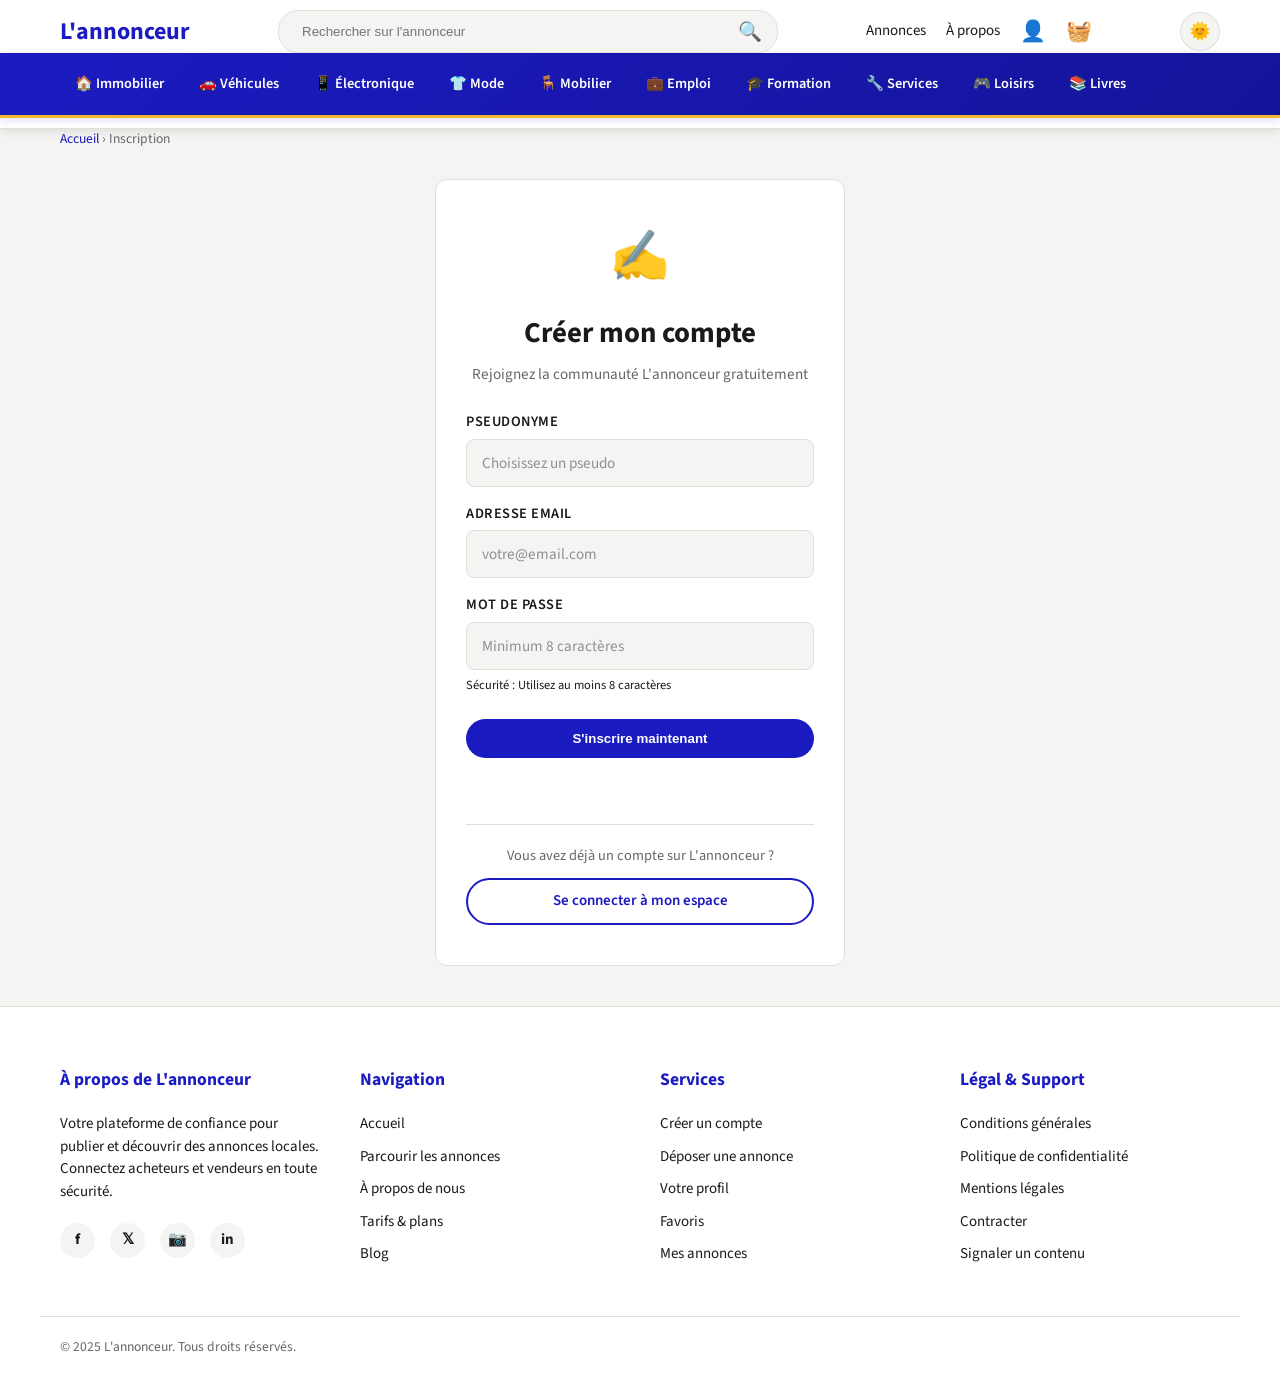
<file: pages/signup.html>
<!doctype html>
<html lang="fr">
  <head>
    <meta charset="UTF-8" />
    <meta name="viewport" content="width=device-width, initial-scale=1.0" />
    <title>Inscription — L'annonceur</title>
    <!-- Favicon -->
    <link rel="icon" href="../images/favicon.ico" />
    <!-- Polices -->
    <link rel="preconnect" href="https://fonts.googleapis.com" />
    <link
      href="https://fonts.googleapis.com/css2?family=Source+Sans+3:wght@400;600;700&display=swap"
      rel="stylesheet"
    />
    <!-- Style principal -->
    <link rel="stylesheet" href="../css/index.css" />
  </head>
  <body>
    <!-- HEADER DU SITE -->
    <header>
      <div class="header-container">
        <!-- LOGO DU SITE -->
        <div class="logo">
          <a href="../index.html"><strong>L'annonceur</strong></a>
        </div>

        <!-- BARRE DE RECHERCHE GLOBALE -->
        <div class="search-bar">
          <input
            type="text"
            placeholder="Rechercher sur l'annonceur"
            id="header-search-input"
          />
          <button class="search-btn" id="header-search-btn">🔍</button>
        </div>

        <!-- NAVIGATION PRINCIPALE -->
        <nav>
          <a href="produits.html">Annonces</a>
          <a href="apropos.html">À propos</a>
          <!-- Lien vers le profil ou la connexion -->
          <a
            href="login.html"
            id="profile-link-btn"
            aria-label="Mon profil"
            class="profile-link"
            >👤</a
          >
          <!-- Lien vers le panier/favoris -->
          <a href="panier.html" aria-label="Mon panier" class="basket-btn"
            >🧺</a
          >
        </nav>

        <!-- BOUTON DE CHANGEMENT DE THÈME (Clair/Sombre) -->
        <button id="theme-toggle" class="theme-btn">
          <span class="theme-icon">🌞</span>
        </button>
      </div>

      <!-- BARRE DE CATÉGORIES -->
      <div class="categories-bar">
        <div class="categories-container">
          <a href="produits.html?cat=immobilier" class="cat-link"
            >🏠 Immobilier</a
          >
          <a href="produits.html?cat=vehicules" class="cat-link"
            >🚗 Véhicules</a
          >
          <a href="produits.html?cat=electronique" class="cat-link"
            >📱 Électronique</a
          >
          <a href="produits.html?cat=vetements" class="cat-link">👕 Mode</a>
          <a href="produits.html?cat=mobilier" class="cat-link">🪑 Mobilier</a>
          <a href="produits.html?cat=emploi" class="cat-link">💼 Emploi</a>
          <a href="produits.html?cat=formation" class="cat-link"
            >🎓 Formation</a
          >
          <a href="produits.html?cat=services" class="cat-link">🔧 Services</a>
          <a href="produits.html?cat=loisirs" class="cat-link">🎮 Loisirs</a>
          <a href="produits.html?cat=livres" class="cat-link">📚 Livres</a>
        </div>
      </div>
    </header>

    <!-- Fil d'Ariane -->
    <div class="breadcrumb">
      <div class="breadcrumb-inner">
        <a href="../index.html">Accueil</a>
        <span>›</span>
        <span>Inscription</span>
      </div>
    </div>

    <main>
      <!-- Conteneur d'authentification -->
      <div class="auth-container">
        <div class="auth-box">
          <div class="auth-icon">✍️</div>
          <h2>Créer mon compte</h2>
          <p class="auth-subtitle">
            Rejoignez la communauté L'annonceur gratuitement
          </p>

          <!-- Formulaire d'inscription : l'ID 'form-register' est utilisé par scripts.js -->
          <form id="form-register" autocomplete="on" class="auth-form">
            <div class="form-group">
              <label for="pseudonyme">Pseudonyme</label>
              <input
                type="text"
                name="pseudonyme"
                id="pseudonyme"
                required
                placeholder="Choisissez un pseudo"
              />
            </div>
            <div class="form-group">
              <label for="email">Adresse Email</label>
              <input
                type="email"
                name="email"
                id="email"
                required
                autocomplete="email"
                placeholder="votre@email.com"
              />
            </div>
            <div class="form-group">
              <label for="mot_de_passe">Mot de passe</label>
              <input
                type="password"
                name="mot_de_passe"
                id="mot_de_passe"
                required
                placeholder="Minimum 8 caractères"
                minlength="8"
              />
              <small class="form-help"
                >Sécurité : Utilisez au moins 8 caractères</small
              >
            </div>
            <!-- Bouton de soumission -->
            <button
              type="submit"
              class="btn-primary"
              style="margin-top: 8px; width: 100%"
            >
              S'inscrire maintenant
            </button>
            <!-- Zone de message pour les erreurs ou le succès -->
            <div id="form-register-message" class="form-message"></div>
          </form>

          <!-- Lien vers la connexion si déjà inscrit -->
          <div class="auth-links" style="margin-top: 20px">
            <p>Vous avez déjà un compte sur L'annonceur ?</p>
            <a
              href="login.html"
              class="btn-secondary"
              style="display: block; width: 100%"
              >Se connecter à mon espace</a
            >
          </div>
        </div>
      </div>
    </main>

    <!-- FOOTER DU SITE -->
    <footer>
      <div class="footer-container">
        <!-- SECTION À PROPOS -->
        <div class="footer-section footer-about">
          <h3>À propos de L'annonceur</h3>
          <p>
            Votre plateforme de confiance pour publier et découvrir des annonces
            locales. Connectez acheteurs et vendeurs en toute sécurité.
          </p>
          <div class="footer-socials">
            <a href="#" class="social-link" title="Facebook">f</a>
            <a href="#" class="social-link" title="Twitter">𝕏</a>
            <a href="#" class="social-link" title="Instagram">📷</a>
            <a href="#" class="social-link" title="LinkedIn">in</a>
          </div>
        </div>

        <!-- SECTION NAVIGATION -->
        <div class="footer-section">
          <h3>Navigation</h3>
          <ul>
            <li><a href="../index.html">Accueil</a></li>
            <li><a href="produits.html">Parcourir les annonces</a></li>
            <li><a href="apropos.html">À propos de nous</a></li>
            <li><a href="#">Tarifs & plans</a></li>
            <li><a href="#">Blog</a></li>
          </ul>
        </div>

        <!-- SECTION SERVICES -->
        <div class="footer-section">
          <h3>Services</h3>
          <ul>
            <li><a href="signup.html">Créer un compte</a></li>
            <li><a href="dashboard.html">Déposer une annonce</a></li>
            <li><a href="login.html">Votre profil</a></li>
            <li><a href="#">Favoris</a></li>
            <li><a href="dashboard.html">Mes annonces</a></li>
          </ul>
        </div>

        <!-- SECTION LÉGAL & SUPPORT -->
        <div class="footer-section">
          <h3>Légal & Support</h3>
          <ul>
            <li><a href="#">Conditions générales</a></li>
            <li><a href="#">Politique de confidentialité</a></li>
            <li><a href="#">Mentions légales</a></li>
            <li><a href="#">Contracter</a></li>
            <li><a href="#">Signaler un contenu</a></li>
          </ul>
        </div>
      </div>

      <!-- SECTION BASSE : COPYRIGHT -->
      <div class="footer-bottom">
        <p>&copy; 2025 L'annonceur. Tous droits réservés.</p>
      </div>
    </footer>

    <!-- Scripts globaux (gère l'envoi du formulaire via AJAX) -->
    <script src="../js/scripts.js"></script>
  </body>
</html>
</file>
<file: css/index.css>
/**
 * L'annonceur — index.css
 * Feuille de style principale regroupant tous les styles du site :
 * - Variables de couleurs et polices (Thème clair/sombre)
 * - Mise en page globale (Header, Footer, Main)
 * - Composants (Boutons, Cartes d'annonces, Formulaires)
 * - Styles spécifiques aux pages (Accueil, Produits, Dashboard)
 */

/* --- RESET & VARIABLES GLOBALES --- */
*, *::before, *::after {
  box-sizing: border-box;
  margin: 0;
  padding: 0;
}

:root {
  /* Couleurs Thème Clair (Par défaut) */
  --blue: #1b1bc2;
  --blue-dk: #14149a;
  --blue-lt: #e8e8f8;
  --gold: #f7b731;
  --gold-dk: #e6a523;
  --bg: #f4f4f2;
  --white: #fff;
  --border: #e0dfd8;
  --border-dk: #c8c7c0;
  --text: #1a1a1a;
  --muted: #666;
  --danger: #d63031;
  --success: #27ae60;
  --header-bg: #fff;
  --footer-bg: #fff;
}

/* Variables pour le Thème Sombre */
body.theme-sombre {
  --bg: #121212;
  --white: #1e1e1e;
  --border: #333;
  --border-dk: #444;
  --text: #e0e0e0;
  --muted: #aaa;
  --header-bg: #1e1e1e;
  --footer-bg: #1e1e1e;
  --blue-lt: #1b1b3a;
}

body {
  font-family: 'Source Sans 3', 'Segoe UI', Arial, sans-serif;
  background: var(--bg);
  color: var(--text);
  font-size: 15px;
  line-height: 1.5;
  transition: background 0.3s, color 0.3s;
}

a {
  text-decoration: none;
  color: inherit;
}

img {
  max-width: 100%;
  display: block;
}

/* --- HEADER & NAVIGATION --- */
header {
  background: var(--header-bg);
  border-bottom: 1px solid var(--border);
  position: sticky;
  top: 0;
  z-index: 1000;
  padding: 10px 0;
  box-shadow: 0 2px 10px rgba(0, 0, 0, 0.1);
}

.header-container {
  max-width: 1200px;
  margin: 0 auto;
  padding: 0 20px;
  display: flex;
  align-items: center;
  justify-content: space-between;
  gap: 20px;
}

.logo a {
  font-size: 1.5rem;
  color: var(--blue);
}

/* Barre de recherche du header */
.search-bar {
  flex: 1;
  max-width: 500px;
  display: flex;
  background: var(--bg);
  border: 1px solid var(--border);
  border-radius: 20px;
  padding: 5px 15px;
}

.search-bar input {
  flex: 1;
  border: none;
  background: transparent;
  padding: 8px;
  outline: none;
  color: var(--text);
}

.search-btn {
  background: none;
  border: none;
  cursor: pointer;
  font-size: 1.2rem;
}

/* Menu de navigation */
nav {
  display: flex;
  align-items: center;
  gap: 20px;
}

.nav-item {
  position: relative;
}

.nav-dropdown-trigger {
  font-weight: 600;
  cursor: pointer;
}

/* BARRE DE CATÉGORIES (EN-DESSOUS DE LA RECHERCHE) */
.categories-bar {
  background: linear-gradient(135deg, var(--blue) 0%, var(--blue-dk) 100%);
  border-bottom: 3px solid var(--gold);
  padding: 12px 0;
  box-shadow: 0 2px 8px rgba(27, 27, 194, 0.15);
}

.categories-container {
  max-width: 1200px;
  margin: 0 auto;
  padding: 0 20px;
  display: flex;
  align-items: center;
  gap: 5px;
  overflow-x: auto;
  scroll-behavior: smooth;
}

.cat-link {
  padding: 8px 15px;
  color: white;
  font-weight: 600;
  font-size: 0.9rem;
  white-space: nowrap;
  border-radius: 6px;
  transition: background 0.3s, transform 0.2s;
  display: inline-block;
}

.cat-link:hover {
  background: rgba(255, 255, 255, 0.2);
  transform: translateY(-2px);
}

/* Scrollbar personnalisée pour la barre de catégories */
.categories-container::-webkit-scrollbar {
  height: 6px;
}

.categories-container::-webkit-scrollbar-track {
  background: transparent;
}

.categories-container::-webkit-scrollbar-thumb {
  background: rgba(255, 255, 255, 0.4);
  border-radius: 3px;
}

.categories-container::-webkit-scrollbar-thumb:hover {
  background: rgba(255, 255, 255, 0.6);
}

/* Boutons d'action dans le header */
.profile-link, .basket-btn {
  font-size: 1.3rem;
}

.theme-btn {
  background: var(--bg);
  border: 1px solid var(--border);
  padding: 8px;
  border-radius: 50%;
  cursor: pointer;
  font-size: 1.1rem;
}

/* --- SECTION HÉRO (ACCUEIL) --- */
.hero {
  background: linear-gradient(rgba(0,0,0,0.5), rgba(0,0,0,0.5)), url('../images/hero-bg.jpg') center/cover;
  background-color: var(--blue); /* Fallback si l'image manque */
  color: white;
  padding: 80px 20px;
  text-align: center;
  margin-bottom: 40px;
}

.hero-content h1 {
  font-size: 2.5rem;
  margin-bottom: 15px;
}

.hero-subtitle {
  font-size: 1.2rem;
  margin-bottom: 30px;
  opacity: 0.9;
}

.hero-btn {
  max-width: 250px;
  margin: 0 auto;
}

/* --- GRILLE D'ANNONCES --- */
.section {
  max-width: 1200px;
  margin: 0 auto 40px;
  padding: 0 20px;
}

.section-head {
  display: flex;
  justify-content: space-between;
  align-items: center;
  margin-bottom: 20px;
  border-bottom: 2px solid var(--blue);
  padding-bottom: 10px;
}

.ads-grid {
  display: grid;
  grid-template-columns: repeat(auto-fill, minmax(250px, 1fr));
  gap: 20px;
}

/* Carte d'annonce individuelle */
.ad-card {
  background: var(--white);
  border: 1px solid var(--border);
  border-radius: 8px;
  overflow: hidden;
  transition: transform 0.2s, box-shadow 0.2s;
  cursor: pointer;
}

.ad-card:hover {
  transform: translateY(-5px);
  box-shadow: 0 5px 15px rgba(0,0,0,0.1);
}

.ad-img {
  height: 180px;
  background: #eee;
  display: flex;
  align-items: center;
  justify-content: center;
  font-size: 3rem;
}

.ad-img img {
  width: 100%;
  height: 100%;
  object-fit: cover;
}

.ad-body {
  padding: 15px;
}

.ad-price {
  font-size: 1.2rem;
  font-weight: 700;
  color: var(--blue);
  margin-bottom: 5px;
}

.ad-title {
  font-weight: 600;
  margin-bottom: 10px;
  white-space: nowrap;
  overflow: hidden;
  text-overflow: ellipsis;
}

.ad-meta {
  display: flex;
  align-items: center;
  gap: 10px;
  font-size: 0.8rem;
  color: var(--muted);
}

.ad-meta-dot {
  width: 4px;
  height: 4px;
  background: var(--border-dk);
  border-radius: 50%;
}

/* --- BOUTONS --- */
.btn-primary {
  display: inline-block;
  background: var(--blue);
  color: white;
  padding: 12px 25px;
  border-radius: 25px;
  font-weight: 600;
  border: none;
  cursor: pointer;
  text-align: center;
  transition: background 0.2s;
}

.btn-primary:hover {
  background: var(--blue-dk);
}

.btn-secondary {
  display: inline-block;
  background: transparent;
  color: var(--blue);
  border: 2px solid var(--blue);
  padding: 10px 25px;
  border-radius: 25px;
  font-weight: 600;
  cursor: pointer;
  text-align: center;
  transition: all 0.2s;
}

.btn-secondary:hover {
  background: var(--blue);
  color: white;
}

/* --- SECTION CTA --- */
.cta-section {
  background: var(--white);
  padding: 60px 20px;
  text-align: center;
  border-top: 1px solid var(--border);
}

.cta-section h2 {
  margin-bottom: 15px;
}

.cta-section p {
  color: var(--muted);
  margin-bottom: 30px;
}

.cta-buttons {
  display: flex;
  justify-content: center;
  gap: 15px;
  flex-wrap: wrap;
}

/* --- FOOTER --- */
footer {
  background: var(--footer-bg);
  border-top: 1px solid var(--border);
  padding: 60px 0 20px;
  margin-top: 40px;
}

.footer-container {
  max-width: 1200px;
  margin: 0 auto;
  padding: 0 20px;
  display: grid;
  grid-template-columns: repeat(auto-fit, minmax(200px, 1fr));
  gap: 40px;
}

.footer-section h3 {
  font-size: 1.1rem;
  margin-bottom: 20px;
  color: var(--blue);
}

.footer-section ul {
  list-style: none;
}

.footer-section li {
  margin-bottom: 10px;
}

.footer-section a:hover {
  text-decoration: underline;
}

.footer-socials {
  display: flex;
  gap: 15px;
  margin-top: 20px;
}

.social-link {
  width: 35px;
  height: 35px;
  background: var(--bg);
  display: flex;
  align-items: center;
  justify-content: center;
  border-radius: 50%;
  font-weight: bold;
}

.footer-bottom {
  max-width: 1200px;
  margin: 40px auto 0;
  padding: 20px;
  border-top: 1px solid var(--border);
  display: flex;
  justify-content: space-between;
  align-items: center;
  font-size: 0.85rem;
  color: var(--muted);
  flex-wrap: wrap;
  gap: 15px;
}

.footer-bottom-links {
  display: flex;
  gap: 20px;
}

/* --- MESSAGES DE FORMULAIRE --- */
.form-message {
  padding: 10px;
  border-radius: 5px;
  margin-top: 10px;
  font-size: 0.9rem;
}

.form-message.error { background: #fee2e2; color: #b91c1c; }
.form-message.success { background: #dcfce7; color: #15803d; }
.form-message.info { background: #dbeafe; color: #1d4ed8; }

/* --- RESPONSIVE --- */
@media (max-width: 768px) {
  .header-container {
    flex-direction: column;
    gap: 15px;
  }
  .search-bar {
    order: 3;
    width: 100%;
  }
  .hero-content h1 {
    font-size: 1.8rem;
  }
  .footer-container {
    grid-template-columns: 1fr 1fr;
  }
}

/* --- PAGES AUTHENTIFICATION (LOGIN/SIGNUP) --- */
.auth-container {
  width: 100%;
  max-width: 450px;
  margin: auto;
  padding: 0 20px; 
  perspective: 1000px;
}

.auth-box {
  background: var(--white);
  border: 1px solid var(--border);
  border-radius: 12px;
  padding: 40px 30px;
  transition: transform 0.3s, box-shadow 0.3s;
}

.auth-icon {
  font-size: 3rem;
  text-align: center;
  margin-bottom: 20px;
  display: block;
}

.auth-box h2 {
  font-size: 1.8rem;
  text-align: center;
  margin-bottom: 8px;
  color: var(--text);
}

.auth-subtitle {
  text-align: center;
  color: var(--muted);
  margin-bottom: 25px;
  font-size: 0.95rem;
}

.auth-form {
  display: flex;
  flex-direction: column;
  gap: 16px;
}

/* --- FAQ (PAGE À PROPOS) --- */
.faq-section {
  margin: 60px 0;
}

.faq-section h2 {
  font-size: 1.8rem;
  font-weight: 700;
  margin-bottom: 8px;
  color: var(--text);
}

.section-intro {
  color: var(--muted);
  font-size: 1rem;
  margin-bottom: 30px;
}

.faq-container {
  display: flex;
  flex-direction: column;
  gap: 12px;
}

.faq-item {
  background: var(--white);
  border: 1px solid var(--border);
  border-radius: 8px;
  overflow: hidden;
  transition: all 0.3s;
}

.faq-item.active {
  box-shadow: 0 4px 12px rgba(27, 27, 194, 0.1);
  border-color: var(--blue);
}

.faq-question {
  width: 100%;
  padding: 16px 20px;
  background: var(--white);
  border: none;
  cursor: pointer;
  display: flex;
  justify-content: space-between;
  align-items: center;
  font-size: 1rem;
  font-weight: 600;
  color: var(--text);
  transition: all 0.3s;
}

.faq-question:hover {
  background: var(--bg);
  color: var(--blue);
}

.faq-item.active .faq-question {
  background: var(--bg);
  color: var(--blue);
}

.faq-icon {
  font-size: 1.2rem;
  font-weight: 700;
  color: var(--blue);
  transition: transform 0.3s;
  margin-left: 10px;
}

.faq-item.active .faq-icon {
  transform: rotate(90deg);
}

.faq-answer {
  display: none;
  padding: 0 20px 20px;
  color: var(--text);
  line-height: 1.6;
  background: var(--bg);
}

.faq-answer p {
  margin: 0;
}

.form-group {
  display: flex;
  flex-direction: column;
  gap: 6px;
}

.form-group label {
  font-weight: 600;
  font-size: 0.9rem;
  color: var(--text);
  text-transform: uppercase;
  letter-spacing: 0.5px;
}

.form-group input,
.form-group select,
.form-group textarea {
  padding: 12px 15px;
  border: 1px solid var(--border);
  border-radius: 8px;
  background: var(--bg);
  color: var(--text);
  font-size: 0.95rem;
  font-family: inherit;
  transition: border-color 0.3s, box-shadow 0.3s;
}

.form-group input:focus,
.form-group select:focus,
.form-group textarea:focus {
  outline: none;
  border-color: var(--blue);
  box-shadow: 0 0 0 3px var(--blue-lt);
  background: var(--white);
}

.form-group input::placeholder {
  color: var(--muted);
  opacity: 0.7;
}

/* Liens d'authentification */
.auth-links {
  text-align: center;
  margin-top: 20px;
  padding-top: 20px;
  border-top: 1px solid var(--border);
}

.auth-links p {
  margin-bottom: 12px;
  color: var(--muted);
  font-size: 0.9rem;
}

.auth-links a {
  color: var(--blue);
  font-weight: 600;
  transition: color 0.3s;
}

.auth-links a:hover {
  color: var(--blue-dk);
}

/* === DASHBOARD - ESSENTIELS === */

.dashboard-header {
  background: var(--white);
  border-bottom: 1px solid var(--border);
  padding: 20px;
  margin-bottom: 20px;
}

.user-profile {
  max-width: 1200px;
  margin: 0 auto;
  display: flex;
  align-items: center;
  gap: 15px;
}

.profile-info h1 {
  margin: 0;
  font-size: 1.3rem;
}

.profile-info p {
  margin: 2px 0;
  font-size: 0.85rem;
  color: var(--muted);
}

.btn-logout {
  margin-left: auto;
  background: var(--blue);
  color: white;
  border: none;
  padding: 8px 15px;
  border-radius: 5px;
  cursor: pointer;
  font-weight: 600;
}

.dashboard-tabs {
  max-width: 1200px;
  margin: 0 auto 20px;
  padding: 0 20px;
  display: flex;
  border-bottom: 1px solid var(--border);
}

.tab-btn {
  background: none;
  border: none;
  padding: 12px 16px;
  color: var(--muted);
  font-weight: 600;
  cursor: pointer;
  border-bottom: 2px solid transparent;
}

.tab-btn.active {
  color: var(--blue);
  border-bottom-color: var(--blue);
}

.dashboard-content {
  max-width: 1200px;
  margin: 0 auto;
  padding: 0 20px 40px;
}

.tab-content {
  display: none;
}

.tab-content.active {
  display: block;
}

.annonces-container {
  display: grid;
  grid-template-columns: repeat(auto-fill, minmax(250px, 1fr));
  gap: 20px;
}

.empty-message {
  grid-column: 1 / -1;
  text-align: center;
  padding: 30px;
  color: var(--muted);
}

.create-form-container {
  background: var(--white);
  border: 1px solid var(--border);
  border-radius: 8px;
  padding: 20px;
}

.create-form-container h2 {
  margin: 0 0 20px 0;
  font-size: 1.3rem;
}

.form-row {
  display: grid;
  grid-template-columns: repeat(auto-fit, minmax(200px, 1fr));
  gap: 15px;
}

.breadcrumb {
  max-width: 1200px;
  margin: 0 auto 20px;
  padding: 0 20px 10px;
  font-size: 0.85rem;
  color: var(--muted);
}

.breadcrumb-inner a {
  color: var(--blue);
}
</file>
